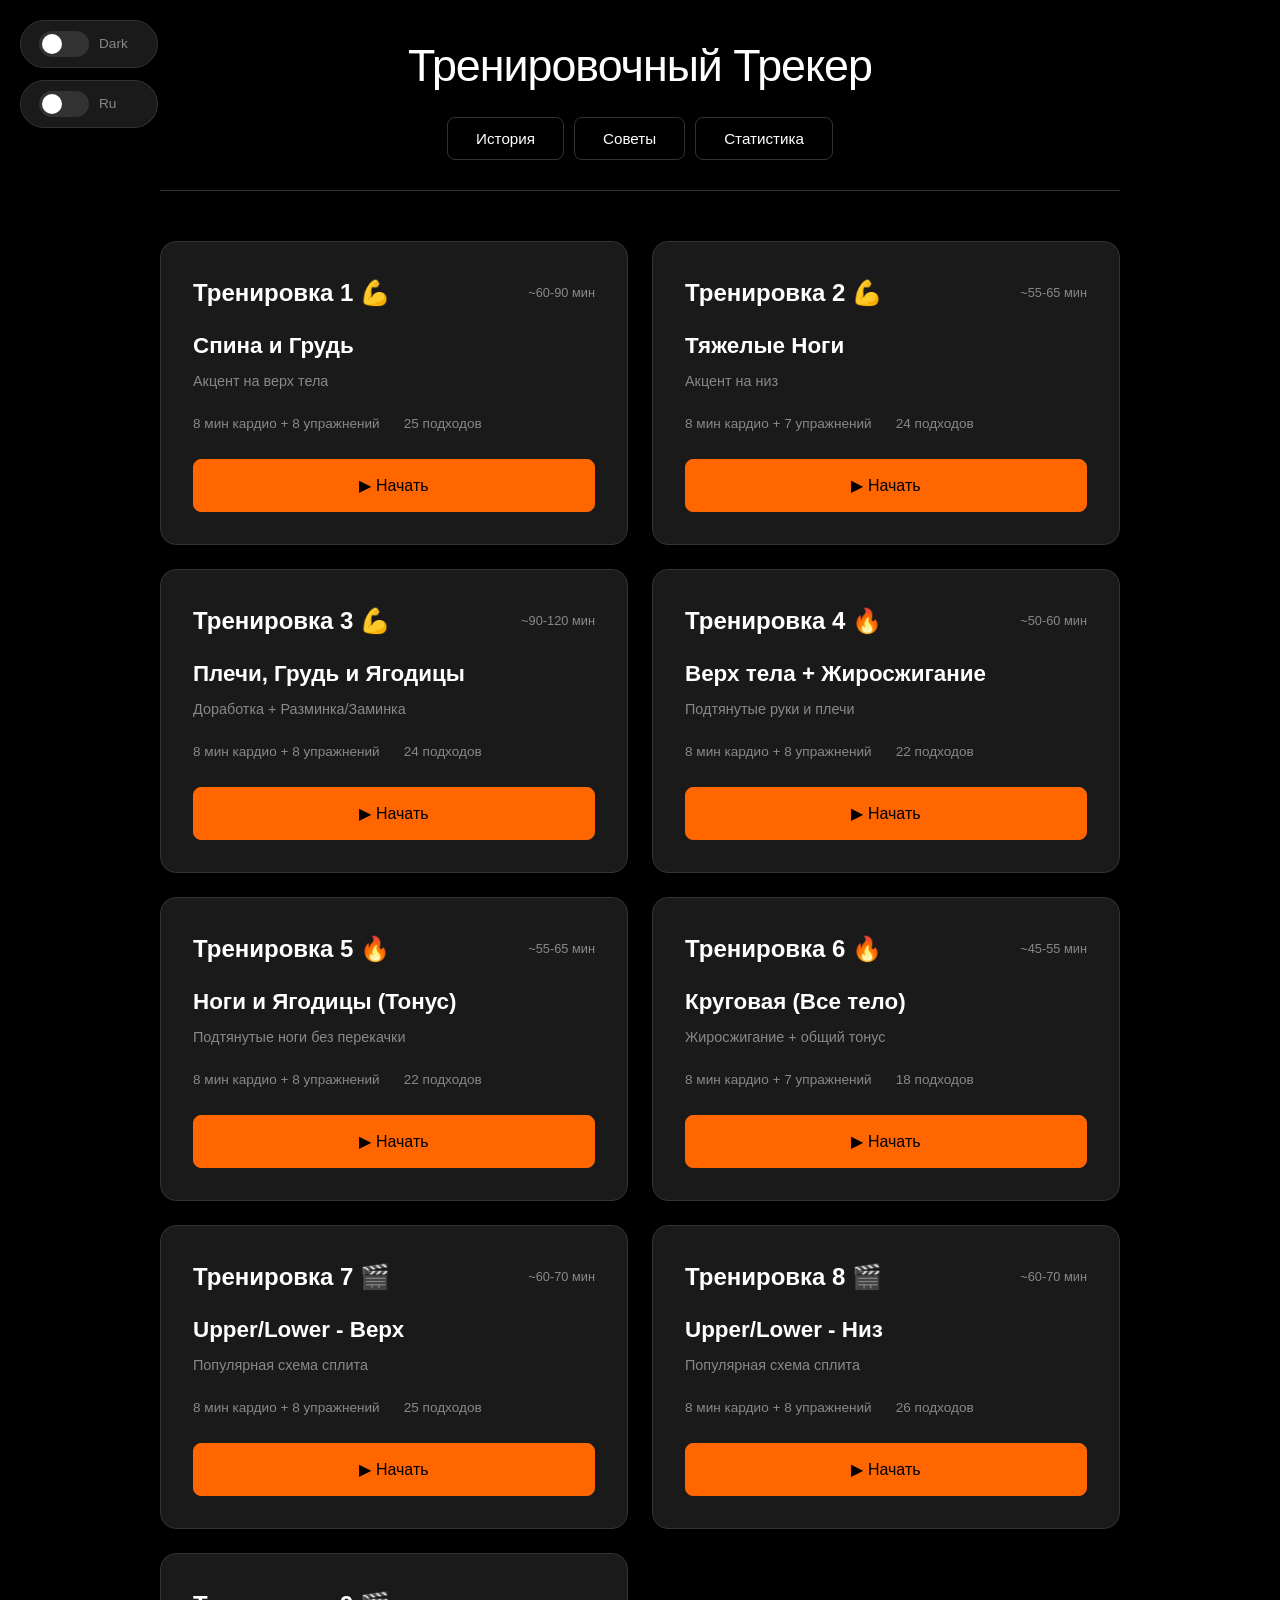
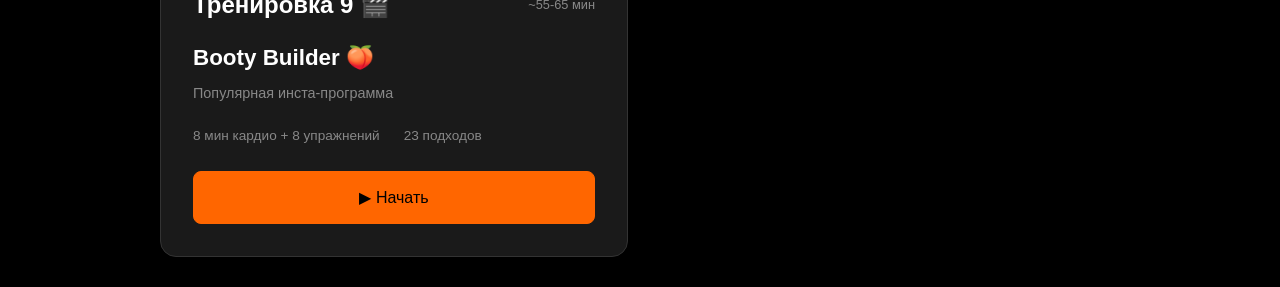
<file: index.html>
<!DOCTYPE html>
<html lang="ru">
<head>
    <meta charset="UTF-8">
    <meta name="viewport" content="width=device-width, initial-scale=1.0">
    <meta name="description" content="Трекер тренировок в зале с 9 программами">
    <meta name="theme-color" content="#ff6600">
    <title>Мой Тренировочный Трекер</title>

    <!-- PWA Manifest -->
    <link rel="manifest" href="manifest.json">

    <!-- Icons -->
    <link rel="icon" type="image/png" sizes="192x192" href="icon-192.png">
    <link rel="icon" type="image/png" sizes="512x512" href="icon-512.png">
    <link rel="apple-touch-icon" href="icon-192.png">

    <link rel="stylesheet" href="styles.css">
</head>
<body>
    <!-- Theme and Language toggles -->
    <div class="toggles-container">
        <!-- Theme toggle -->
        <div class="toggle-group">
            <label class="toggle-switch">
                <input type="checkbox" id="themeToggle">
                <span class="toggle-slider"></span>
            </label>
            <span class="toggle-label" id="themeLabel">Dark</span>
        </div>

        <!-- Language toggle -->
        <div class="toggle-group">
            <label class="toggle-switch">
                <input type="checkbox" id="languageToggle">
                <span class="toggle-slider"></span>
            </label>
            <span class="toggle-label" id="languageLabel">Ru</span>
        </div>
    </div>

    <div class="container">
        <header>
            <h1 id="mainTitle" class="main-title-clickable">Тренировочный Трекер</h1>
            <div class="header-buttons">
                <button id="historyBtn" class="btn btn-secondary">История</button>
                <button id="adviceBtn" class="btn btn-secondary">Советы</button>
                <button id="statsBtn" class="btn btn-secondary">Статистика</button>
            </div>
        </header>

        <!-- Главный экран выбора тренировки -->
        <div id="mainScreen" class="screen active">
            <div class="workout-cards">
                <div class="workout-card" data-workout="1">
                    <div class="workout-header">
                        <h2>💪 Тренировка 1</h2>
                        <span class="workout-badge">~60-90 мин</span>
                    </div>
                    <h3>Спина и Грудь</h3>
                    <p>Акцент на верх тела</p>
                    <div class="workout-info">
                        <span>8 мин кардио + 7 упражнений</span>
                        <span>23 подхода</span>
                    </div>
                    <button class="btn btn-primary start-btn" data-workout="1">Начать</button>
                </div>

                <div class="workout-card" data-workout="2">
                    <div class="workout-header">
                        <h2>💪 Тренировка 2</h2>
                        <span class="workout-badge">~55-65 мин</span>
                    </div>
                    <h3>Тяжелые Ноги</h3>
                    <p>Акцент на низ</p>
                    <div class="workout-info">
                        <span>8 мин кардио + 6 упражнений</span>
                        <span>21 подход</span>
                    </div>
                    <button class="btn btn-primary start-btn" data-workout="2">Начать</button>
                </div>

                <div class="workout-card" data-workout="3">
                    <div class="workout-header">
                        <h2>💪 Тренировка 3</h2>
                        <span class="workout-badge">~90-120 мин</span>
                    </div>
                    <h3>Плечи, Грудь и Ягодицы</h3>
                    <p>Доработка (длинная тренировка)</p>
                    <div class="workout-info">
                        <span>8 мин кардио + 7 упражнений</span>
                        <span>22 подхода</span>
                    </div>
                    <button class="btn btn-primary start-btn" data-workout="3">Начать</button>
                </div>

                <div class="workout-card" data-workout="4">
                    <div class="workout-header">
                        <h2>🔥 Тренировка 4</h2>
                        <span class="workout-badge">~50-60 мин</span>
                    </div>
                    <h3>Верх + Жиросжигание</h3>
                    <p>Подтянутые руки и плечи</p>
                    <div class="workout-info">
                        <span>8 мин кардио + 7 упражнений</span>
                        <span>20 подходов + интервалы</span>
                    </div>
                    <button class="btn btn-primary start-btn" data-workout="4">Начать</button>
                </div>

                <div class="workout-card" data-workout="5">
                    <div class="workout-header">
                        <h2>🔥 Тренировка 5</h2>
                        <span class="workout-badge">~55-65 мин</span>
                    </div>
                    <h3>Ноги и Ягодицы (Тонус)</h3>
                    <p>Подтянутые ноги без перекачки</p>
                    <div class="workout-info">
                        <span>8 мин кардио + 7 упражнений</span>
                        <span>20 подходов + интервалы</span>
                    </div>
                    <button class="btn btn-primary start-btn" data-workout="5">Начать</button>
                </div>

                <div class="workout-card" data-workout="6">
                    <div class="workout-header">
                        <h2>🔥 Тренировка 6</h2>
                        <span class="workout-badge">~45-55 мин</span>
                    </div>
                    <h3>Круговая (Все тело)</h3>
                    <p>Жиросжигание + общий тонус</p>
                    <div class="workout-info">
                        <span>8 мин кардио + 5 упражнений × 3 круга</span>
                        <span>15 подходов + 10 мин кардио</span>
                    </div>
                    <button class="btn btn-primary start-btn" data-workout="6">Начать</button>
                </div>

                <div class="workout-card" data-workout="7">
                    <div class="workout-header">
                        <h2>🎬 Тренировка 7</h2>
                        <span class="workout-badge">~60-70 мин</span>
                    </div>
                    <h3>Upper/Lower - Верх</h3>
                    <p>Популярная схема сплита</p>
                    <div class="workout-info">
                        <span>8 мин кардио + 7 упражнений</span>
                        <span>23 подхода</span>
                    </div>
                    <button class="btn btn-primary start-btn" data-workout="7">Начать</button>
                </div>

                <div class="workout-card" data-workout="8">
                    <div class="workout-header">
                        <h2>🎬 Тренировка 8</h2>
                        <span class="workout-badge">~60-70 мин</span>
                    </div>
                    <h3>Upper/Lower - Низ</h3>
                    <p>Популярная схема сплита</p>
                    <div class="workout-info">
                        <span>8 мин кардио + 7 упражнений</span>
                        <span>24 подхода</span>
                    </div>
                    <button class="btn btn-primary start-btn" data-workout="8">Начать</button>
                </div>

                <div class="workout-card" data-workout="9">
                    <div class="workout-header">
                        <h2>🎬 Тренировка 9</h2>
                        <span class="workout-badge">~55-65 мин</span>
                    </div>
                    <h3>Booty Builder 🍑</h3>
                    <p>Популярная инста-программа</p>
                    <div class="workout-info">
                        <span>8 мин кардио + 7 упражнений</span>
                        <span>21 подход + 10 мин ходьба</span>
                    </div>
                    <button class="btn btn-primary start-btn" data-workout="9">Начать</button>
                </div>
            </div>
        </div>

        <!-- Экран тренировки -->
        <div id="workoutScreen" class="screen">
            <div class="workout-controls">
                <button id="backBtn" class="btn btn-secondary">← Назад</button>
                <div class="timer-display">
                    <div class="main-timer">
                        <span class="timer-label">Общее время:</span>
                        <span id="mainTimer">00:00:00</span>
                    </div>
                </div>
                <button id="finishBtn" class="btn btn-success">✓ Завершить</button>
            </div>

            <!-- Список упражнений -->
            <div id="exercisesList" class="exercises-list"></div>

            <!-- Таймер отдыха -->
            <div id="restTimer" class="rest-timer">
                <div class="rest-content">
                    <h3>⏱️ Отдых</h3>
                    <div class="rest-time" id="restTime">00:60</div>
                    <div class="rest-buttons">
                        <button id="restAddBtn" class="btn btn-secondary">+15 сек</button>
                        <button id="restStopBtn" class="btn btn-primary">Готов!</button>
                    </div>
                </div>
            </div>
        </div>

        <!-- Экран истории -->
        <div id="historyScreen" class="screen">
            <div class="screen-header">
                <button class="btn btn-secondary back-to-main">← Назад</button>
                <h2>История тренировок</h2>
                <button id="clearHistoryBtn" class="btn btn-danger">Очистить</button>
            </div>
            <div id="historyList" class="history-list"></div>
        </div>

        <!-- Экран советов -->
        <div id="adviceScreen" class="screen">
            <div class="screen-header">
                <button class="btn btn-secondary back-to-main">← Назад</button>
                <h2>Советы и рекомендации</h2>
            </div>
            <div class="advice-content">
                <div class="advice-section">
                    <h3>🎯 Почему нет визуальных результатов?</h3>
                    <div class="advice-card">
                        <h4>1. Питание - это 70% успеха</h4>
                        <ul>
                            <li><strong>Белок:</strong> 1.6-2.2 г на кг веса тела в день</li>
                            <li><strong>Калории:</strong> профицит +200-300 ккал для набора массы</li>
                            <li><strong>Отслеживание:</strong> веди дневник питания хотя бы неделю</li>
                        </ul>
                    </div>

                    <div class="advice-card">
                        <h4>2. Прогрессия нагрузок ⚡ КЛЮЧ К РЕЗУЛЬТАТАМ!</h4>
                        <ul>
                            <li><strong>Когда увеличивать вес:</strong> если делаешь все подходы с верхним пределом повторений легко</li>
                            <li><strong>Пример:</strong> делаешь 4 подхода по 10 раз, последний подход легко → увеличь вес</li>
                            <li><strong>Приложение подскажет:</strong> индикатор "Пора увеличить вес" появится автоматически!</li>
                            <li><strong>Изоляция (бицепс, дельты):</strong> +2.5 кг</li>
                            <li><strong>Компаунды верх (жимы, тяги):</strong> +2.5-5 кг</li>
                            <li><strong>Ноги (приседания, жим ногами):</strong> +5-10 кг</li>
                            <li><strong>НЕ жертвуй техникой ради веса!</strong> Лучше меньше вес с правильной техникой</li>
                        </ul>
                    </div>

                    <div class="advice-card warning">
                        <h4>📊 Как использовать трекер весов в приложении:</h4>
                        <ul>
                            <li><strong>1.</strong> Во время тренировки вводи фактическое количество повторений в каждом подходе</li>
                            <li><strong>2.</strong> Когда сделаешь все подходы с максимальным количеством повторений, увидишь: <br><em>"🎉 Отлично! Пора увеличить вес на +X кг"</em></li>
                            <li><strong>3.</strong> Нажми кнопку "⚙️ Вес" рядом с упражнением и введи новый вес</li>
                            <li><strong>4.</strong> Все веса сохраняются автоматически - не потеряешь прогресс!</li>
                        </ul>
                    </div>

                    <div class="advice-card">
                        <h4>3. Разминка и заминка ВАЖНЫ!</h4>
                        <ul>
                            <li><strong>Разминка:</strong> 8 мин кардио ✅ (уже включено в каждую тренировку)</li>
                            <li><strong>Дополнительно:</strong> можешь добавить 2-3 мин динамической растяжки</li>
                            <li><strong>Заминка:</strong> 5-10 мин растяжки работающих мышц</li>
                            <li>Это предотвращает травмы и улучшает восстановление</li>
                        </ul>
                    </div>

                    <div class="advice-card">
                        <h4>4. Восстановление</h4>
                        <ul>
                            <li><strong>Сон:</strong> 7-9 часов каждую ночь</li>
                            <li><strong>Отдых:</strong> минимум 48 часов между тренировками одной группы мышц</li>
                            <li><strong>Вода:</strong> 2-3 литра в день</li>
                        </ul>
                    </div>

                    <div class="advice-card">
                        <h4>5. Техника выполнения</h4>
                        <ul>
                            <li>Медленная негативная фаза (опускание веса)</li>
                            <li>Полная амплитуда движения</li>
                            <li>Контроль веса, не рывки</li>
                            <li>Связь мозг-мышца (чувствуй работающую мышцу)</li>
                        </ul>
                    </div>

                    <div class="advice-card">
                        <h4>6. Опциональные упражнения</h4>
                        <ul>
                            <li><strong>Кор:</strong> планки и пресс нужны для стабилизации</li>
                            <li>Делай их хотя бы 2 раза в неделю</li>
                            <li>Сильный кор = больше силы в базовых упражнениях</li>
                        </ul>
                    </div>
                </div>

                <div class="advice-section">
                    <h3>📝 Рекомендации по твоей программе</h3>
                    <div class="advice-card warning">
                        <h4>⚠️ Что стоит изменить:</h4>
                        <ul>
                            <li><strong>✅ Кардио разминка:</strong> уже включено в каждую тренировку (8 мин)</li>
                            <li><strong>Добавь заминку:</strong> 5-10 мин растяжки в конце тренировки</li>
                            <li><strong>Делай опциональные упражнения:</strong> особенно кор</li>
                            <li><strong>Отслеживай прогресс:</strong> записывай веса и повторения</li>
                            <li><strong>Фотографируй себя:</strong> каждые 2 недели в одном ракурсе</li>
                        </ul>
                    </div>
                </div>

                <div class="advice-section">
                    <h3>🔥 Новые тренировки 4-6: Тонус и жиросжигание</h3>

                    <div class="advice-card" style="border-color: #FF6B9D; background: rgba(255, 107, 157, 0.05);">
                        <h4 style="color: #FF6B9D;">Для кого эти тренировки?</h4>
                        <ul>
                            <li>✅ Хочешь подтянутое тело (не массивное)</li>
                            <li>✅ Нужно убрать живот</li>
                            <li>✅ Хочешь красивые руки и ноги</li>
                            <li>✅ Любишь тренажеры, не любишь работать на коврике</li>
                            <li>✅ Предпочитаешь короткие тренировки (45-60 мин)</li>
                        </ul>
                    </div>

                    <div class="advice-card">
                        <h4>Тренировка 4: Верх + Жиросжигание</h4>
                        <ul>
                            <li><strong>Акцент:</strong> Подтянутые руки (особенно трицепс - задняя часть рук)</li>
                            <li><strong>Особенности:</strong> 4 подхода на трицепс по 15 повторений</li>
                            <li><strong>Кардио:</strong> 5 мин интервалы (30 сек быстро / 30 сек медленно)</li>
                            <li><strong>Упражнения на пресс:</strong> скручивания на блоке</li>
                        </ul>
                    </div>

                    <div class="advice-card">
                        <h4>Тренировка 5: Ноги и Ягодицы (Тонус)</h4>
                        <ul>
                            <li><strong>Акцент:</strong> Подтянутые ноги и ягодицы БЕЗ перекачки</li>
                            <li><strong>Особенности:</strong> Легкие веса, 15-20 повторений</li>
                            <li><strong>Изоляция:</strong> Отведение/сведение ног для формы</li>
                            <li><strong>Кардио:</strong> 5 мин степпер интервалы</li>
                        </ul>
                    </div>

                    <div class="advice-card">
                        <h4>Тренировка 6: Круговая (Всё тело)</h4>
                        <ul>
                            <li><strong>Формат:</strong> 3 круга без отдыха между упражнениями!</li>
                            <li><strong>Эффект:</strong> Максимальное жиросжигание</li>
                            <li><strong>Время:</strong> Самая быстрая - 45-55 минут</li>
                            <li><strong>Кардио:</strong> 10 минут в конце</li>
                            <li><strong>Важно:</strong> Не гонись за весами, важнее темп!</li>
                        </ul>
                    </div>

                    <div class="advice-card warning">
                        <h4>⚠️ ВАЖНО: Про живот</h4>
                        <ul>
                            <li><strong>Локального жиросжигания НЕ существует!</strong></li>
                            <li>Упражнения на пресс НЕ убирают живот</li>
                            <li>Убрать живот = дефицит калорий + кардио + время</li>
                            <li>Упражнения на пресс = укрепление кора (осанка, сила)</li>
                            <li><strong>Формула:</strong> Питание (70%) + Кардио (20%) + Силовые (10%)</li>
                        </ul>
                    </div>

                    <div class="advice-card" style="border-color: #FF6B9D;">
                        <h4 style="color: #FF6B9D;">Питание для тренировок 4-6:</h4>
                        <ul>
                            <li><strong>Белок:</strong> 1.8-2.2 г на кг веса (для сохранения мышц)</li>
                            <li><strong>Калории:</strong> дефицит -300-500 ккал</li>
                            <li><strong>Не спеши:</strong> -0.5 кг в неделю = идеально</li>
                            <li><strong>Результат:</strong> Через 8-12 недель увидишь изменения</li>
                        </ul>
                    </div>

                    <div class="advice-card">
                        <h4>Можно ли совмещать программы?</h4>
                        <p style="margin-bottom: 10px;">✅ Да! Примеры:</p>
                        <ul>
                            <li><strong>Вариант 1:</strong> Пн - Тренировка 1, Ср - Тренировка 5, Пт - Тренировка 6</li>
                            <li><strong>Вариант 2:</strong> Чередуй недели (неделя 1-3, неделя 4-6)</li>
                            <li><strong>Вариант 3:</strong> Верх из 1-3, низ из 4-6</li>
                        </ul>
                    </div>
                </div>

                <div class="advice-section">
                    <h3>🔢 Калькулятор калорий</h3>
                    <div class="calculator">
                        <div class="calc-inputs">
                            <label>
                                Вес (кг):
                                <input type="number" id="weightInput" placeholder="70">
                            </label>
                            <label>
                                Рост (см):
                                <input type="number" id="heightInput" placeholder="175">
                            </label>
                            <label>
                                Возраст:
                                <input type="number" id="ageInput" placeholder="25">
                            </label>
                            <label>
                                Пол:
                                <select id="genderInput">
                                    <option value="male">Мужчина</option>
                                    <option value="female">Женщина</option>
                                </select>
                            </label>
                        </div>
                        <button id="calculateBtn" class="btn btn-primary">Рассчитать</button>
                        <div id="calcResult" class="calc-result"></div>
                    </div>
                </div>
            </div>
        </div>

        <!-- Экран статистики -->
        <div id="statsScreen" class="screen">
            <div class="screen-header">
                <button class="btn btn-secondary back-to-main">← Назад</button>
                <h2>Статистика</h2>
            </div>
            <div id="statsContent" class="stats-content"></div>
        </div>

    </div>

    <!-- Workout Summary Screen -->
    <div id="summaryScreen" class="screen">
        <div class="summary-container-new">
            <div class="summary-header-new">
                <div class="summary-header-title">МОЯ ТРЕНИРОВКА</div>
                <div class="summary-header-subtitle" id="summaryWorkoutName">Спина и Грудь</div>
            </div>

            <div class="summary-grid">
                <div class="summary-card">
                    <div class="summary-card-icon">⏱️</div>
                    <div class="summary-card-value" id="summaryTime">45:23</div>
                    <div class="summary-card-label">время</div>
                </div>

                <div class="summary-card">
                    <div class="summary-card-icon">💪</div>
                    <div class="summary-card-value" id="summarySets">24</div>
                    <div class="summary-card-label">подходов</div>
                </div>

                <div class="summary-card summary-card-highlight">
                    <div class="summary-card-icon">🏋️</div>
                    <div class="summary-card-value" id="summaryWeight">2,450 кг</div>
                    <div class="summary-card-label">поднято</div>
                </div>
            </div>

            <div class="summary-footer">
                <button class="btn btn-primary summary-close-new" id="summaryCloseBtn">Готово</button>
            </div>
        </div>
    </div>

    <script src="script.js"></script>

    <!-- PWA Service Worker -->
    <script>
        if ('serviceWorker' in navigator) {
            window.addEventListener('load', () => {
                navigator.serviceWorker.register('./service-worker.js')
                    .then(registration => {
                        console.log('Service Worker registered:', registration.scope);
                    })
                    .catch(error => {
                        console.log('Service Worker registration failed:', error);
                    });
            });
        }
    </script>
</body>
</html>
</file>
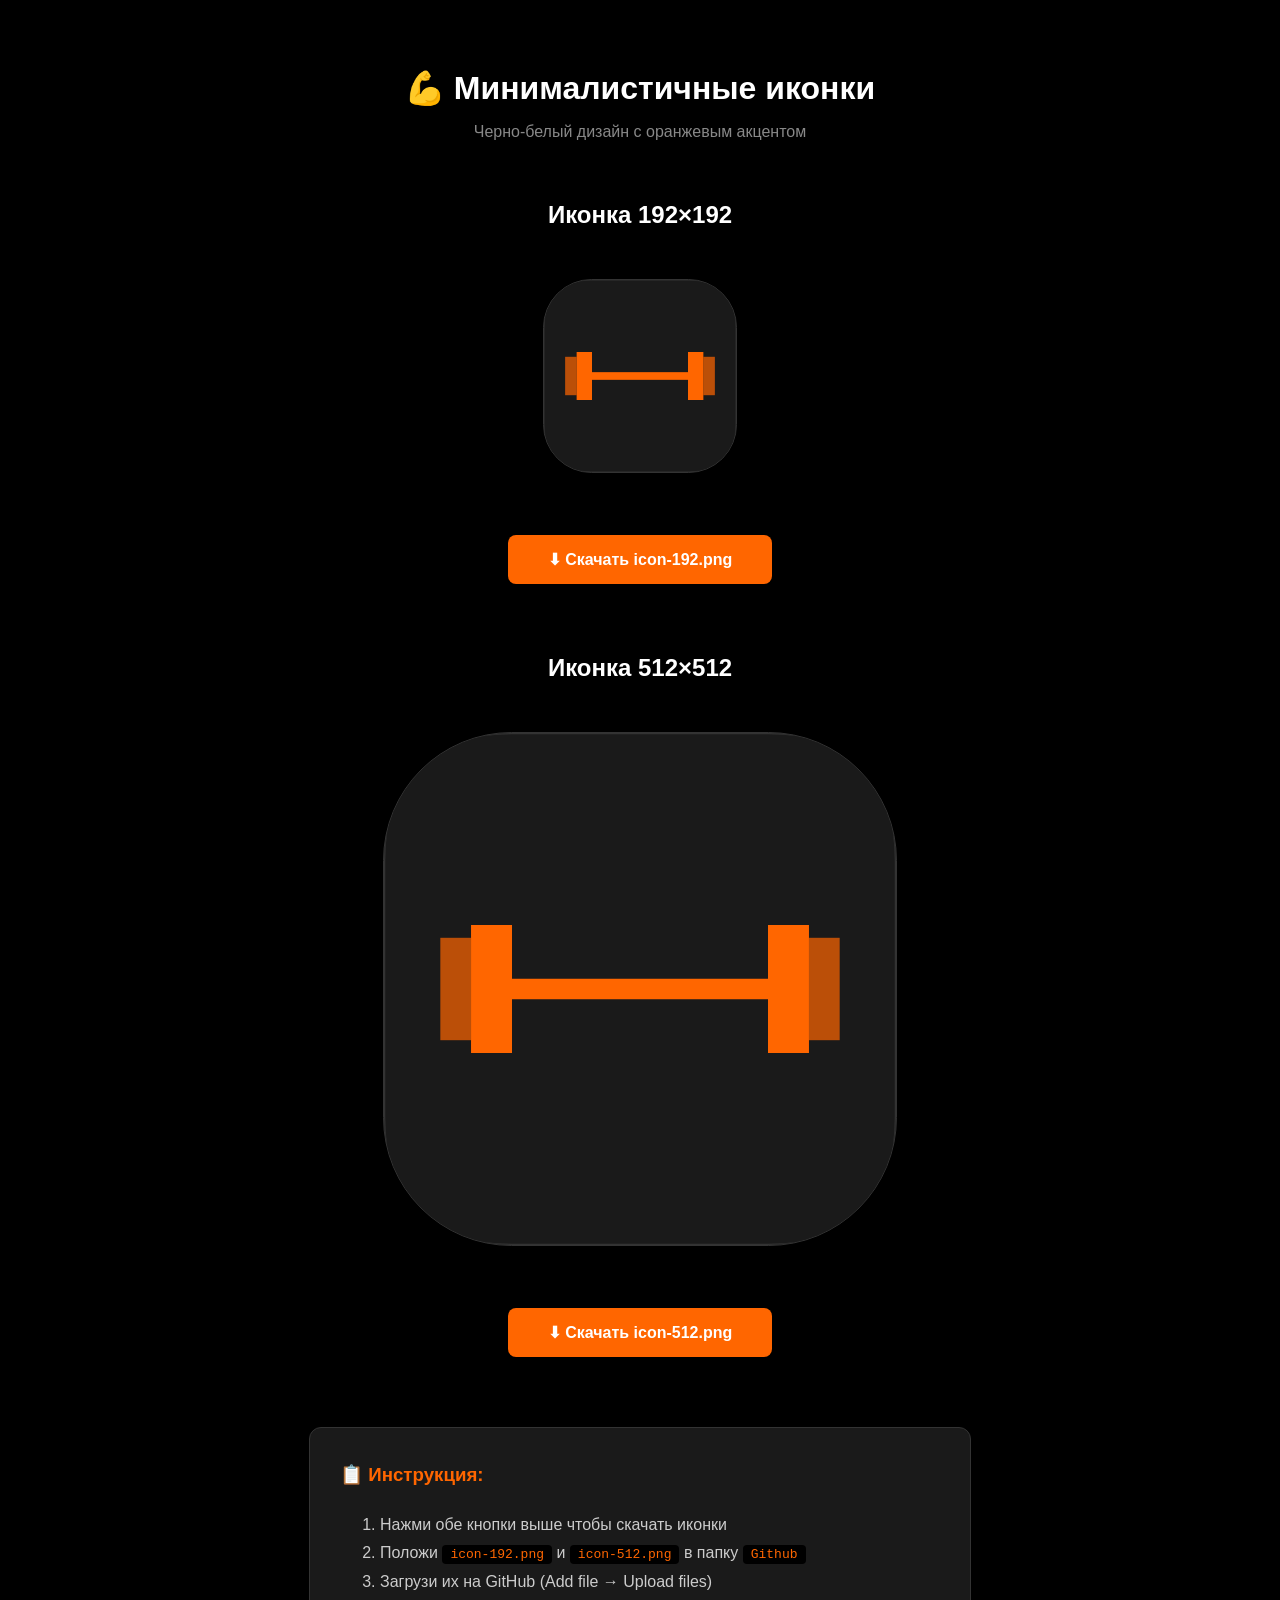
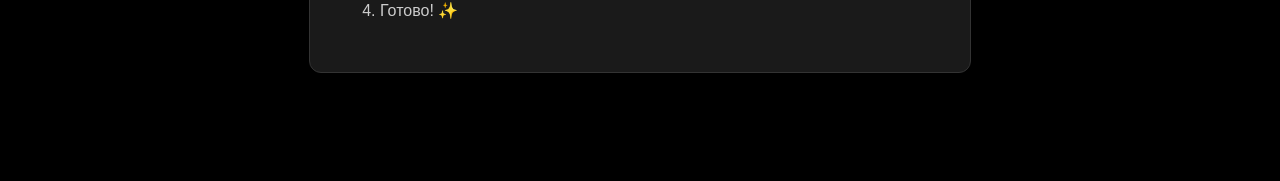
<file: generate-icons.html>
<!DOCTYPE html>
<html>
<head>
    <meta charset="UTF-8">
    <title>Генератор минималистичных иконок</title>
    <style>
        body {
            font-family: -apple-system, BlinkMacSystemFont, 'Segoe UI', sans-serif;
            padding: 40px;
            background: #000;
            color: white;
            text-align: center;
        }
        h1 {
            font-weight: 600;
            margin-bottom: 10px;
        }
        .subtitle {
            color: #888;
            margin-bottom: 50px;
        }
        .icon-preview {
            margin: 30px auto;
            background: #1a1a1a;
            border-radius: 25%;
            display: inline-flex;
            align-items: center;
            justify-content: center;
            box-shadow: 0 10px 40px rgba(0, 0, 0, 0.5);
            border: 1px solid #333;
        }
        .icon-192 {
            width: 192px;
            height: 192px;
        }
        .icon-512 {
            width: 512px;
            height: 512px;
        }
        button {
            background: #ff6600;
            color: white;
            border: none;
            padding: 15px 40px;
            font-size: 16px;
            font-weight: 600;
            border-radius: 8px;
            cursor: pointer;
            margin: 10px;
            transition: all 0.3s;
        }
        button:hover {
            background: #ff7700;
            transform: translateY(-2px);
            box-shadow: 0 8px 20px rgba(255, 102, 0, 0.4);
        }
        .instructions {
            max-width: 600px;
            margin: 60px auto;
            text-align: left;
            line-height: 1.8;
            color: #ccc;
            background: #1a1a1a;
            padding: 30px;
            border-radius: 12px;
            border: 1px solid #333;
        }
        .instructions h3 {
            color: #ff6600;
            margin-top: 0;
        }
        code {
            background: #000;
            padding: 2px 8px;
            border-radius: 4px;
            color: #ff6600;
        }
        canvas {
            display: block;
            margin: 0 auto;
        }
        .section {
            margin: 60px 0;
        }
    </style>
</head>
<body>
    <h1>💪 Минималистичные иконки</h1>
    <p class="subtitle">Черно-белый дизайн с оранжевым акцентом</p>

    <div class="section">
        <h2>Иконка 192×192</h2>
        <canvas id="canvas192" class="icon-preview icon-192" width="192" height="192"></canvas>
        <br><br>
        <button onclick="downloadIcon(192)">⬇ Скачать icon-192.png</button>
    </div>

    <div class="section">
        <h2>Иконка 512×512</h2>
        <canvas id="canvas512" class="icon-preview icon-512" width="512" height="512"></canvas>
        <br><br>
        <button onclick="downloadIcon(512)">⬇ Скачать icon-512.png</button>
    </div>

    <div class="instructions">
        <h3>📋 Инструкция:</h3>
        <ol>
            <li>Нажми обе кнопки выше чтобы скачать иконки</li>
            <li>Положи <code>icon-192.png</code> и <code>icon-512.png</code> в папку <code>Github</code></li>
            <li>Загрузи их на GitHub (Add file → Upload files)</li>
            <li>Готово! ✨</li>
        </ol>
    </div>

    <script>
        // Рисуем иконки при загрузке
        window.onload = function() {
            drawIcon(192);
            drawIcon(512);
        };

        function drawIcon(size) {
            const canvas = document.getElementById('canvas' + size);
            const ctx = canvas.getContext('2d');

            // Фон - чёрный
            ctx.fillStyle = '#1a1a1a';

            // Закругленные углы
            const radius = size * 0.25;
            ctx.beginPath();
            ctx.moveTo(radius, 0);
            ctx.lineTo(size - radius, 0);
            ctx.quadraticCurveTo(size, 0, size, radius);
            ctx.lineTo(size, size - radius);
            ctx.quadraticCurveTo(size, size, size - radius, size);
            ctx.lineTo(radius, size);
            ctx.quadraticCurveTo(0, size, 0, size - radius);
            ctx.lineTo(0, radius);
            ctx.quadraticCurveTo(0, 0, radius, 0);
            ctx.closePath();
            ctx.fill();

            // Тонкая граница
            ctx.strokeStyle = '#333';
            ctx.lineWidth = size * 0.005;
            ctx.stroke();

            // Рисуем минималистичную гантель
            const centerX = size / 2;
            const centerY = size / 2;
            const barWidth = size * 0.5;
            const barHeight = size * 0.04;
            const plateWidth = size * 0.08;
            const plateHeight = size * 0.25;

            ctx.fillStyle = '#ff6600'; // Оранжевый

            // Гриф (центр)
            ctx.fillRect(
                centerX - barWidth / 2,
                centerY - barHeight / 2,
                barWidth,
                barHeight
            );

            // Левый блин
            ctx.fillRect(
                centerX - barWidth / 2 - plateWidth,
                centerY - plateHeight / 2,
                plateWidth,
                plateHeight
            );

            // Правый блин
            ctx.fillRect(
                centerX + barWidth / 2,
                centerY - plateHeight / 2,
                plateWidth,
                plateHeight
            );

            // Дополнительные блины (меньше)
            const smallPlateWidth = size * 0.06;
            const smallPlateHeight = size * 0.2;

            ctx.globalAlpha = 0.7;

            // Левый маленький
            ctx.fillRect(
                centerX - barWidth / 2 - plateWidth - smallPlateWidth,
                centerY - smallPlateHeight / 2,
                smallPlateWidth,
                smallPlateHeight
            );

            // Правый маленький
            ctx.fillRect(
                centerX + barWidth / 2 + plateWidth,
                centerY - smallPlateHeight / 2,
                smallPlateWidth,
                smallPlateHeight
            );

            ctx.globalAlpha = 1.0;
        }

        function downloadIcon(size) {
            const canvas = document.getElementById('canvas' + size);

            canvas.toBlob(blob => {
                const url = URL.createObjectURL(blob);
                const a = document.createElement('a');
                a.href = url;
                a.download = `icon-${size}.png`;
                a.click();
                URL.revokeObjectURL(url);
            });
        }
    </script>
</body>
</html>
</file>
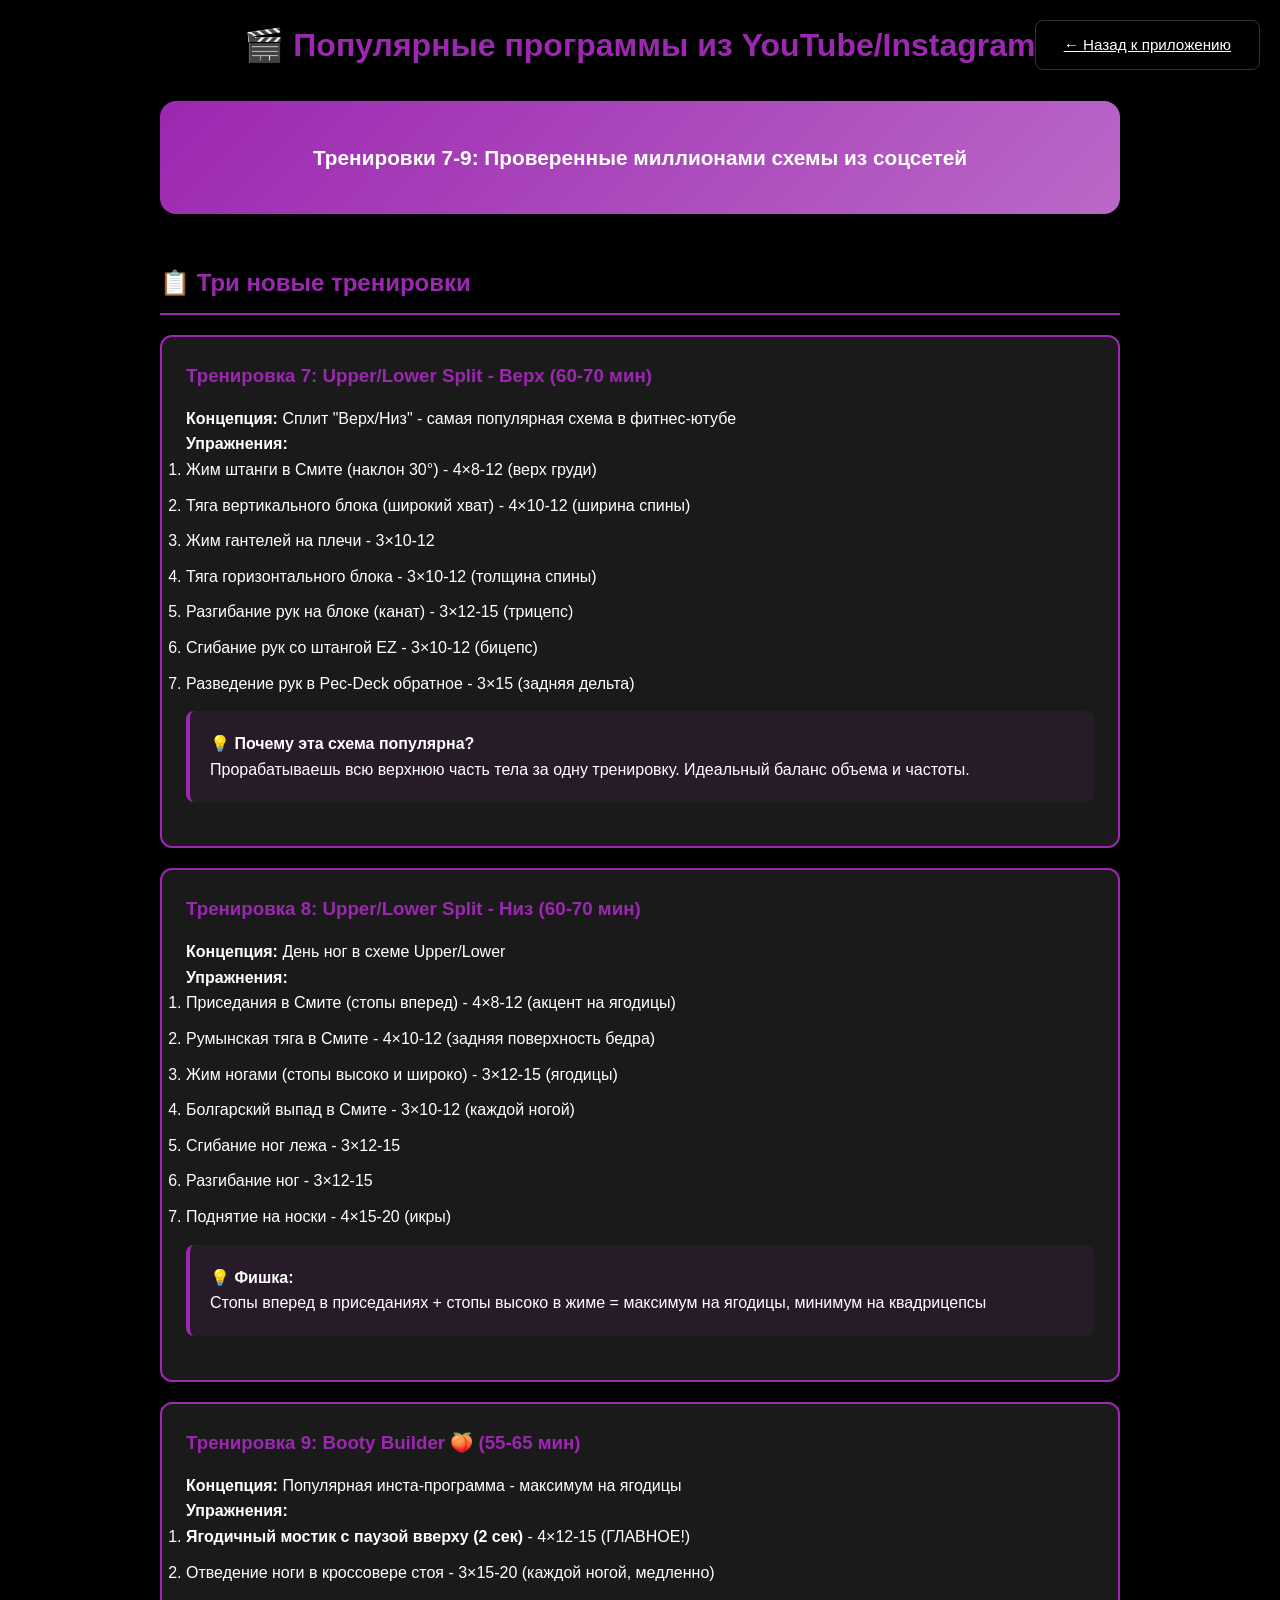
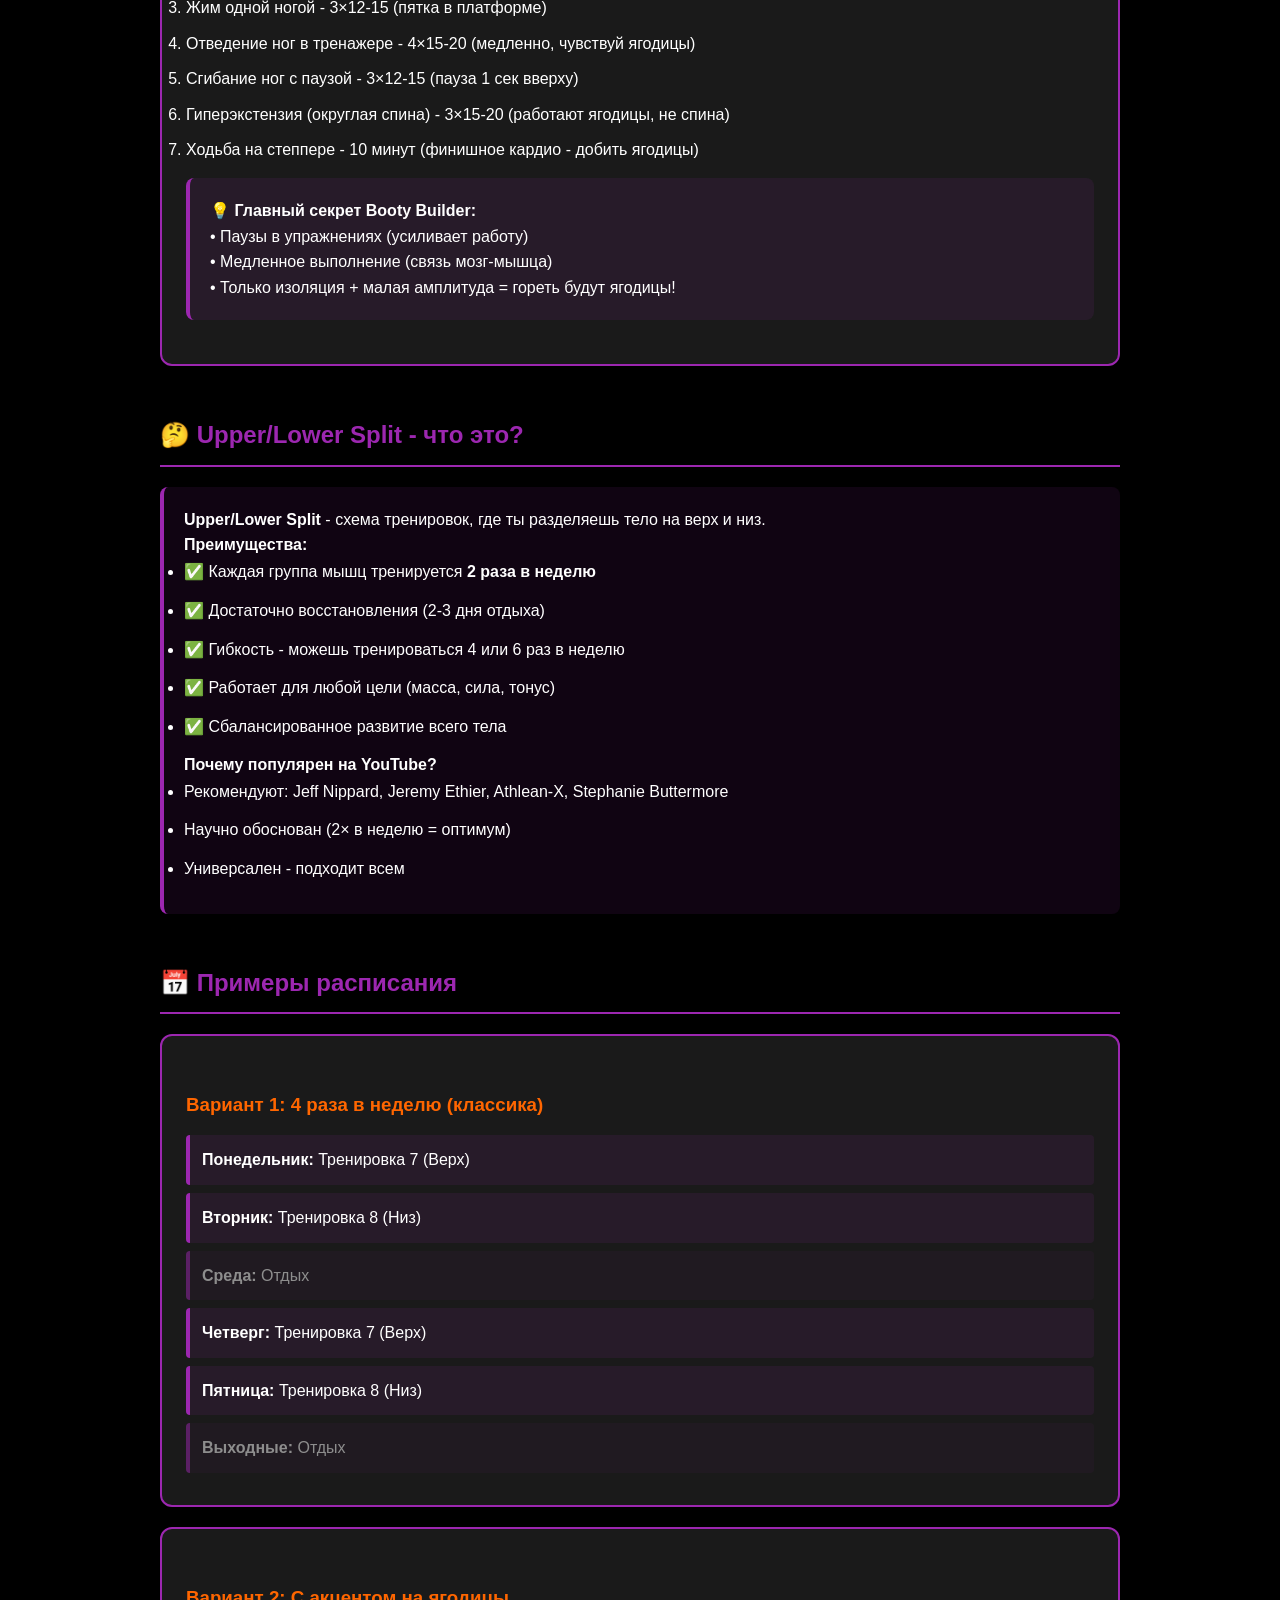
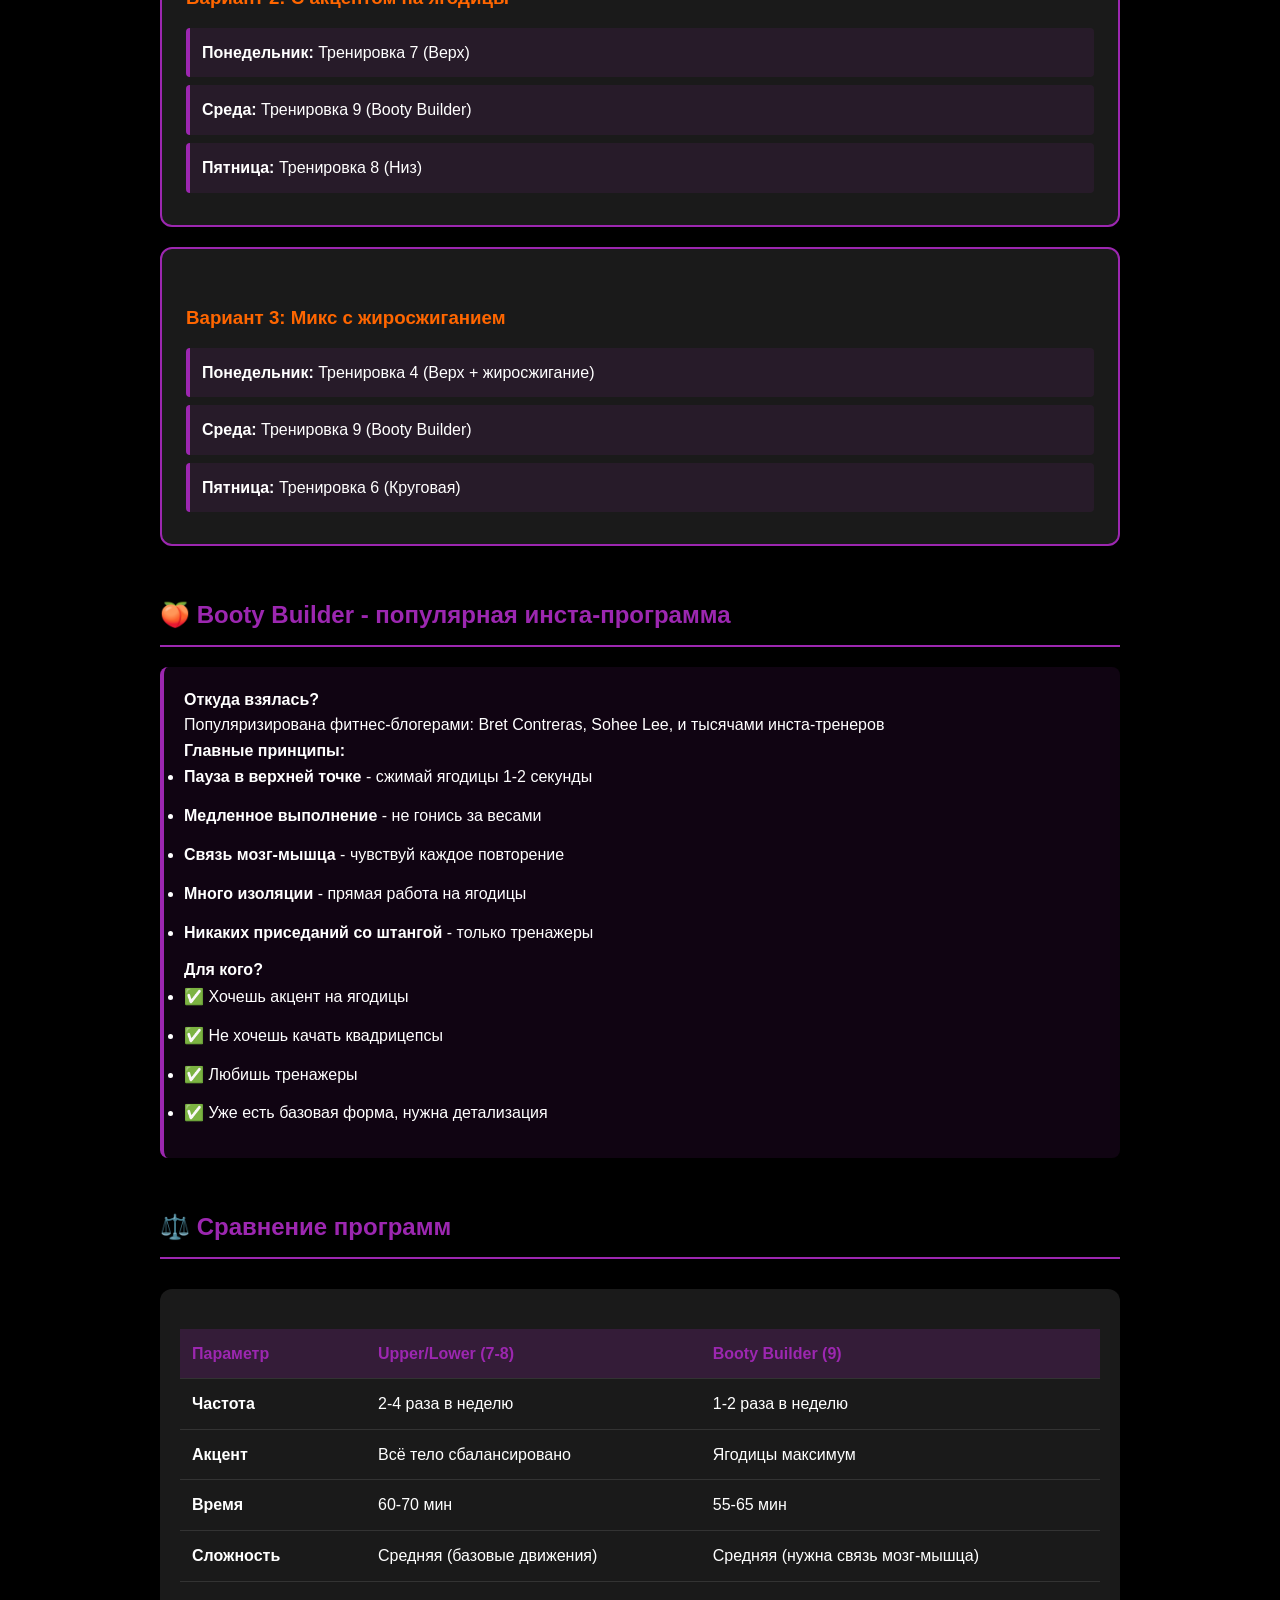
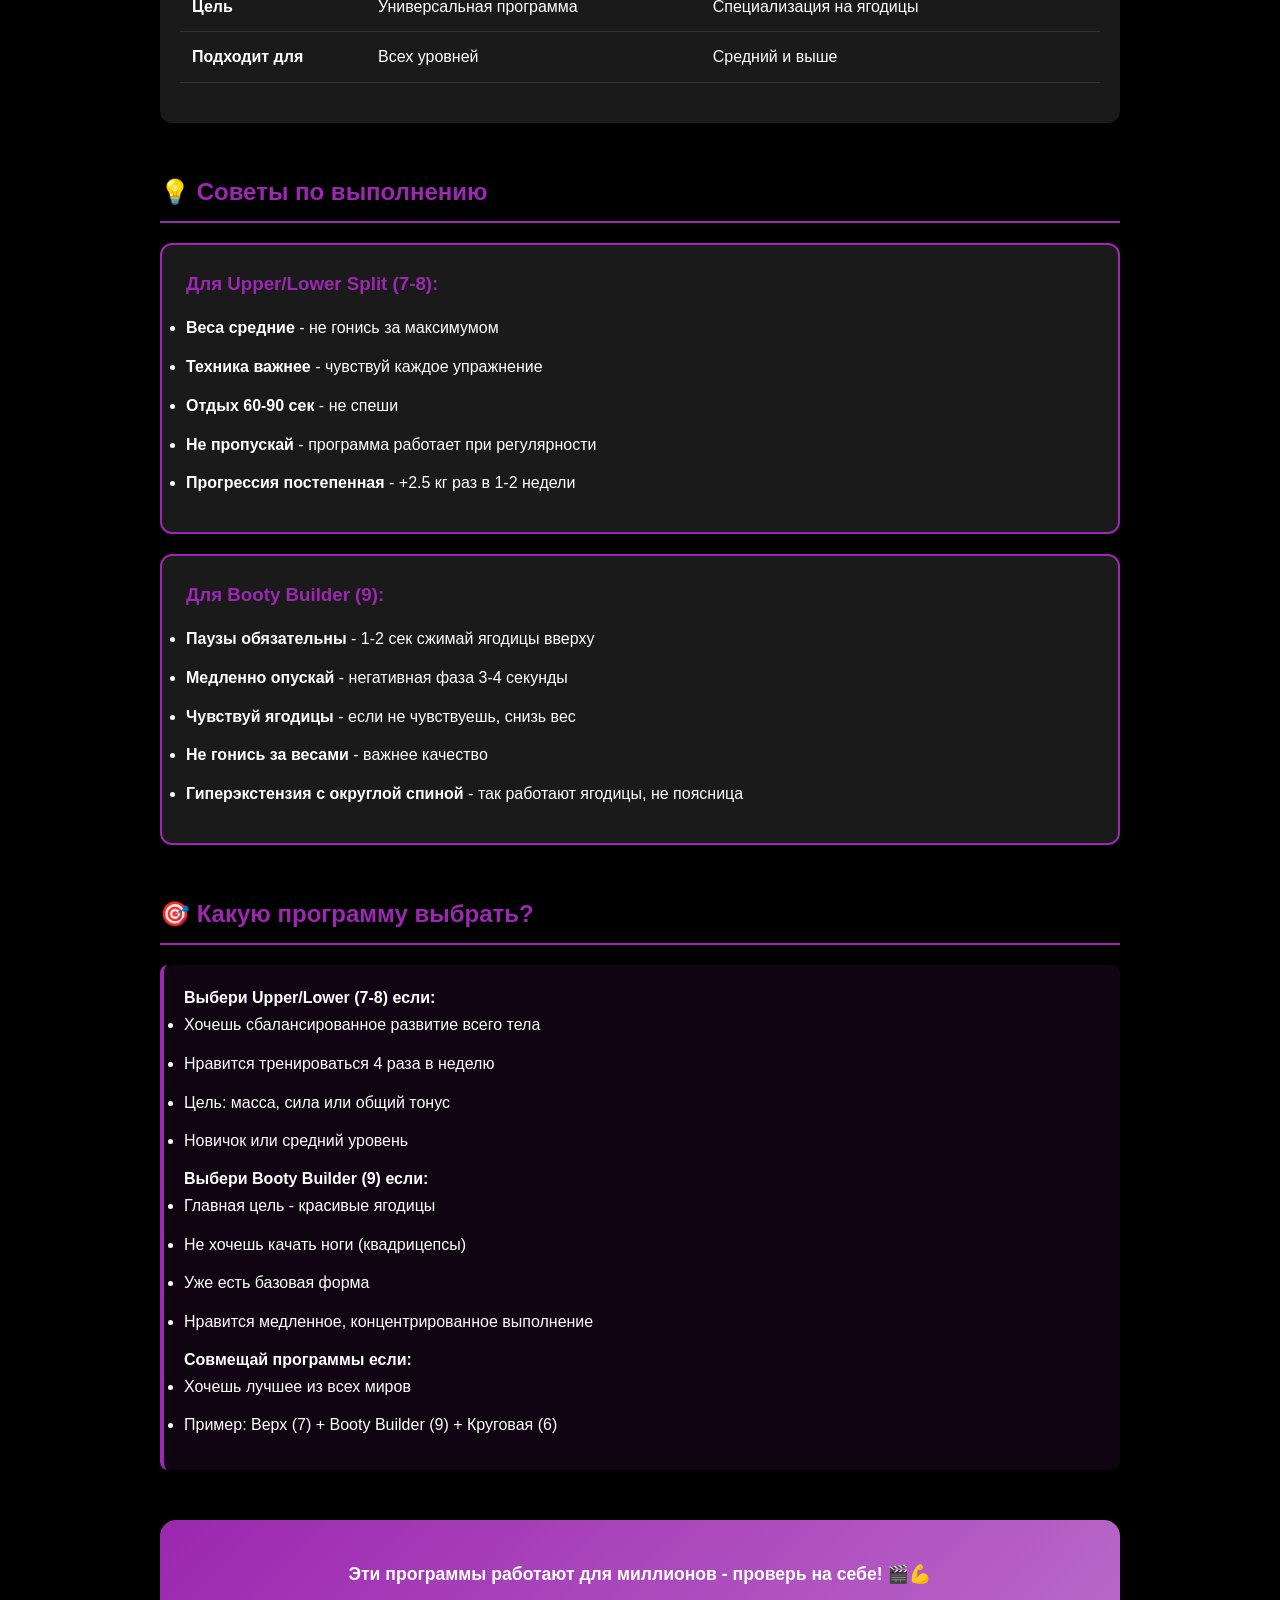
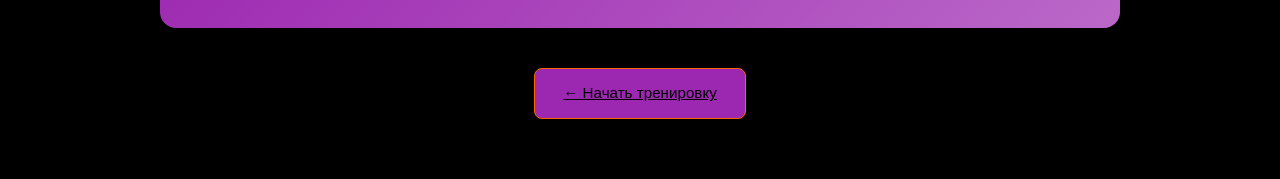
<file: popular.html>
<!DOCTYPE html>
<html lang="ru">
<head>
    <meta charset="UTF-8">
    <meta name="viewport" content="width=device-width, initial-scale=1.0">
    <title>Популярные программы из YouTube/Instagram</title>
    <link rel="stylesheet" href="styles.css">
    <style>
        body {
            padding: 20px;
            max-width: 1000px;
            margin: 0 auto;
        }
        h1 { color: #9C27B0; margin-bottom: 30px; text-align: center; }
        h2 { color: #9C27B0; margin-top: 50px; margin-bottom: 20px; border-bottom: 2px solid #9C27B0; padding-bottom: 10px; }
        h3 { color: var(--primary); margin-top: 30px; margin-bottom: 15px; }
        .hero-box {
            background: linear-gradient(135deg, #9C27B0 0%, #BA68C8 100%);
            padding: 40px;
            border-radius: 16px;
            margin: 30px 0;
            text-align: center;
            font-size: 1.3rem;
            font-weight: bold;
        }
        .workout-box {
            background: var(--bg-card);
            border: 2px solid #9C27B0;
            border-radius: 12px;
            padding: 24px;
            margin: 20px 0;
        }
        .workout-box h3 {
            color: #9C27B0;
            margin-top: 0;
        }
        .info-box {
            background: rgba(156, 39, 176, 0.1);
            border-left: 4px solid #9C27B0;
            padding: 20px;
            margin: 20px 0;
            border-radius: 8px;
        }
        .comparison-table {
            background: var(--bg-card);
            border-radius: 12px;
            padding: 20px;
            margin: 30px 0;
        }
        table {
            width: 100%;
            border-collapse: collapse;
            margin: 20px 0;
        }
        th, td {
            padding: 12px;
            text-align: left;
            border-bottom: 1px solid var(--border);
        }
        th {
            background: rgba(156, 39, 176, 0.2);
            color: #9C27B0;
            font-weight: bold;
        }
        ul {
            line-height: 1.8;
        }
        li {
            margin-bottom: 10px;
        }
        .back-btn {
            position: fixed;
            top: 20px;
            right: 20px;
            z-index: 100;
        }
        .schedule-box {
            background: var(--bg-card);
            border: 2px solid #9C27B0;
            border-radius: 12px;
            padding: 24px;
            margin: 20px 0;
        }
        .schedule-day {
            padding: 12px;
            margin: 8px 0;
            background: rgba(156, 39, 176, 0.1);
            border-left: 4px solid #9C27B0;
            border-radius: 4px;
        }
    </style>
</head>
<body>
    <a href="index.html" class="btn btn-secondary back-btn">← Назад к приложению</a>

    <h1>🎬 Популярные программы из YouTube/Instagram</h1>

    <div class="hero-box">
        Тренировки 7-9: Проверенные миллионами схемы из соцсетей
    </div>

    <h2>📋 Три новые тренировки</h2>

    <div class="workout-box">
        <h3>Тренировка 7: Upper/Lower Split - Верх (60-70 мин)</h3>
        <p><strong>Концепция:</strong> Сплит "Верх/Низ" - самая популярная схема в фитнес-ютубе</p>

        <strong>Упражнения:</strong>
        <ol>
            <li>Жим штанги в Смите (наклон 30°) - 4×8-12 (верх груди)</li>
            <li>Тяга вертикального блока (широкий хват) - 4×10-12 (ширина спины)</li>
            <li>Жим гантелей на плечи - 3×10-12</li>
            <li>Тяга горизонтального блока - 3×10-12 (толщина спины)</li>
            <li>Разгибание рук на блоке (канат) - 3×12-15 (трицепс)</li>
            <li>Сгибание рук со штангой EZ - 3×10-12 (бицепс)</li>
            <li>Разведение рук в Pec-Deck обратное - 3×15 (задняя дельта)</li>
        </ol>

        <div class="info-box" style="margin-top: 15px;">
            <strong>💡 Почему эта схема популярна?</strong><br>
            Прорабатываешь всю верхнюю часть тела за одну тренировку. Идеальный баланс объема и частоты.
        </div>
    </div>

    <div class="workout-box">
        <h3>Тренировка 8: Upper/Lower Split - Низ (60-70 мин)</h3>
        <p><strong>Концепция:</strong> День ног в схеме Upper/Lower</p>

        <strong>Упражнения:</strong>
        <ol>
            <li>Приседания в Смите (стопы вперед) - 4×8-12 (акцент на ягодицы)</li>
            <li>Румынская тяга в Смите - 4×10-12 (задняя поверхность бедра)</li>
            <li>Жим ногами (стопы высоко и широко) - 3×12-15 (ягодицы)</li>
            <li>Болгарский выпад в Смите - 3×10-12 (каждой ногой)</li>
            <li>Сгибание ног лежа - 3×12-15</li>
            <li>Разгибание ног - 3×12-15</li>
            <li>Поднятие на носки - 4×15-20 (икры)</li>
        </ol>

        <div class="info-box" style="margin-top: 15px;">
            <strong>💡 Фишка:</strong><br>
            Стопы вперед в приседаниях + стопы высоко в жиме = максимум на ягодицы, минимум на квадрицепсы
        </div>
    </div>

    <div class="workout-box">
        <h3>Тренировка 9: Booty Builder 🍑 (55-65 мин)</h3>
        <p><strong>Концепция:</strong> Популярная инста-программа - максимум на ягодицы</p>

        <strong>Упражнения:</strong>
        <ol>
            <li><strong>Ягодичный мостик с паузой вверху (2 сек)</strong> - 4×12-15 (ГЛАВНОЕ!)</li>
            <li>Отведение ноги в кроссовере стоя - 3×15-20 (каждой ногой, медленно)</li>
            <li>Жим одной ногой - 3×12-15 (пятка в платформе)</li>
            <li>Отведение ног в тренажере - 4×15-20 (медленно, чувствуй ягодицы)</li>
            <li>Сгибание ног с паузой - 3×12-15 (пауза 1 сек вверху)</li>
            <li>Гиперэкстензия (округлая спина) - 3×15-20 (работают ягодицы, не спина)</li>
            <li>Ходьба на степпере - 10 минут (финишное кардио - добить ягодицы)</li>
        </ol>

        <div class="info-box" style="margin-top: 15px;">
            <strong>💡 Главный секрет Booty Builder:</strong><br>
            • Паузы в упражнениях (усиливает работу)<br>
            • Медленное выполнение (связь мозг-мышца)<br>
            • Только изоляция + малая амплитуда = гореть будут ягодицы!
        </div>
    </div>

    <h2>🤔 Upper/Lower Split - что это?</h2>

    <div class="info-box">
        <p><strong>Upper/Lower Split</strong> - схема тренировок, где ты разделяешь тело на верх и низ.</p>

        <strong>Преимущества:</strong>
        <ul>
            <li>✅ Каждая группа мышц тренируется <strong>2 раза в неделю</strong></li>
            <li>✅ Достаточно восстановления (2-3 дня отдыха)</li>
            <li>✅ Гибкость - можешь тренироваться 4 или 6 раз в неделю</li>
            <li>✅ Работает для любой цели (масса, сила, тонус)</li>
            <li>✅ Сбалансированное развитие всего тела</li>
        </ul>

        <strong>Почему популярен на YouTube?</strong>
        <ul>
            <li>Рекомендуют: Jeff Nippard, Jeremy Ethier, Athlean-X, Stephanie Buttermore</li>
            <li>Научно обоснован (2× в неделю = оптимум)</li>
            <li>Универсален - подходит всем</li>
        </ul>
    </div>

    <h2>📅 Примеры расписания</h2>

    <div class="schedule-box">
        <h3>Вариант 1: 4 раза в неделю (классика)</h3>
        <div class="schedule-day"><strong>Понедельник:</strong> Тренировка 7 (Верх)</div>
        <div class="schedule-day"><strong>Вторник:</strong> Тренировка 8 (Низ)</div>
        <div class="schedule-day" style="opacity: 0.5;"><strong>Среда:</strong> Отдых</div>
        <div class="schedule-day"><strong>Четверг:</strong> Тренировка 7 (Верх)</div>
        <div class="schedule-day"><strong>Пятница:</strong> Тренировка 8 (Низ)</div>
        <div class="schedule-day" style="opacity: 0.5;"><strong>Выходные:</strong> Отдых</div>
    </div>

    <div class="schedule-box">
        <h3>Вариант 2: С акцентом на ягодицы</h3>
        <div class="schedule-day"><strong>Понедельник:</strong> Тренировка 7 (Верх)</div>
        <div class="schedule-day"><strong>Среда:</strong> Тренировка 9 (Booty Builder)</div>
        <div class="schedule-day"><strong>Пятница:</strong> Тренировка 8 (Низ)</div>
    </div>

    <div class="schedule-box">
        <h3>Вариант 3: Микс с жиросжиганием</h3>
        <div class="schedule-day"><strong>Понедельник:</strong> Тренировка 4 (Верх + жиросжигание)</div>
        <div class="schedule-day"><strong>Среда:</strong> Тренировка 9 (Booty Builder)</div>
        <div class="schedule-day"><strong>Пятница:</strong> Тренировка 6 (Круговая)</div>
    </div>

    <h2>🍑 Booty Builder - популярная инста-программа</h2>

    <div class="info-box">
        <strong>Откуда взялась?</strong>
        <p>Популяризирована фитнес-блогерами: Bret Contreras, Sohee Lee, и тысячами инста-тренеров</p>

        <strong>Главные принципы:</strong>
        <ul>
            <li><strong>Пауза в верхней точке</strong> - сжимай ягодицы 1-2 секунды</li>
            <li><strong>Медленное выполнение</strong> - не гонись за весами</li>
            <li><strong>Связь мозг-мышца</strong> - чувствуй каждое повторение</li>
            <li><strong>Много изоляции</strong> - прямая работа на ягодицы</li>
            <li><strong>Никаких приседаний со штангой</strong> - только тренажеры</li>
        </ul>

        <strong>Для кого?</strong>
        <ul>
            <li>✅ Хочешь акцент на ягодицы</li>
            <li>✅ Не хочешь качать квадрицепсы</li>
            <li>✅ Любишь тренажеры</li>
            <li>✅ Уже есть базовая форма, нужна детализация</li>
        </ul>
    </div>

    <h2>⚖️ Сравнение программ</h2>

    <div class="comparison-table">
        <table>
            <thead>
                <tr>
                    <th>Параметр</th>
                    <th>Upper/Lower (7-8)</th>
                    <th>Booty Builder (9)</th>
                </tr>
            </thead>
            <tbody>
                <tr>
                    <td><strong>Частота</strong></td>
                    <td>2-4 раза в неделю</td>
                    <td>1-2 раза в неделю</td>
                </tr>
                <tr>
                    <td><strong>Акцент</strong></td>
                    <td>Всё тело сбалансировано</td>
                    <td>Ягодицы максимум</td>
                </tr>
                <tr>
                    <td><strong>Время</strong></td>
                    <td>60-70 мин</td>
                    <td>55-65 мин</td>
                </tr>
                <tr>
                    <td><strong>Сложность</strong></td>
                    <td>Средняя (базовые движения)</td>
                    <td>Средняя (нужна связь мозг-мышца)</td>
                </tr>
                <tr>
                    <td><strong>Цель</strong></td>
                    <td>Универсальная программа</td>
                    <td>Специализация на ягодицы</td>
                </tr>
                <tr>
                    <td><strong>Подходит для</strong></td>
                    <td>Всех уровней</td>
                    <td>Средний и выше</td>
                </tr>
            </tbody>
        </table>
    </div>

    <h2>💡 Советы по выполнению</h2>

    <div class="workout-box">
        <h3>Для Upper/Lower Split (7-8):</h3>
        <ul>
            <li><strong>Веса средние</strong> - не гонись за максимумом</li>
            <li><strong>Техника важнее</strong> - чувствуй каждое упражнение</li>
            <li><strong>Отдых 60-90 сек</strong> - не спеши</li>
            <li><strong>Не пропускай</strong> - программа работает при регулярности</li>
            <li><strong>Прогрессия постепенная</strong> - +2.5 кг раз в 1-2 недели</li>
        </ul>
    </div>

    <div class="workout-box">
        <h3>Для Booty Builder (9):</h3>
        <ul>
            <li><strong>Паузы обязательны</strong> - 1-2 сек сжимай ягодицы вверху</li>
            <li><strong>Медленно опускай</strong> - негативная фаза 3-4 секунды</li>
            <li><strong>Чувствуй ягодицы</strong> - если не чувствуешь, снизь вес</li>
            <li><strong>Не гонись за весами</strong> - важнее качество</li>
            <li><strong>Гиперэкстензия с округлой спиной</strong> - так работают ягодицы, не поясница</li>
        </ul>
    </div>

    <h2>🎯 Какую программу выбрать?</h2>

    <div class="info-box">
        <strong>Выбери Upper/Lower (7-8) если:</strong>
        <ul>
            <li>Хочешь сбалансированное развитие всего тела</li>
            <li>Нравится тренироваться 4 раза в неделю</li>
            <li>Цель: масса, сила или общий тонус</li>
            <li>Новичок или средний уровень</li>
        </ul>

        <strong>Выбери Booty Builder (9) если:</strong>
        <ul>
            <li>Главная цель - красивые ягодицы</li>
            <li>Не хочешь качать ноги (квадрицепсы)</li>
            <li>Уже есть базовая форма</li>
            <li>Нравится медленное, концентрированное выполнение</li>
        </ul>

        <strong>Совмещай программы если:</strong>
        <ul>
            <li>Хочешь лучшее из всех миров</li>
            <li>Пример: Верх (7) + Booty Builder (9) + Круговая (6)</li>
        </ul>
    </div>

    <div class="hero-box" style="margin-top: 50px; font-size: 1.1rem;">
        Эти программы работают для миллионов - проверь на себе! 🎬💪
    </div>

    <p style="text-align: center; margin: 40px 0;">
        <a href="index.html" class="btn btn-primary" style="background: #9C27B0;">← Начать тренировку</a>
    </p>
</body>
</html>
</file>
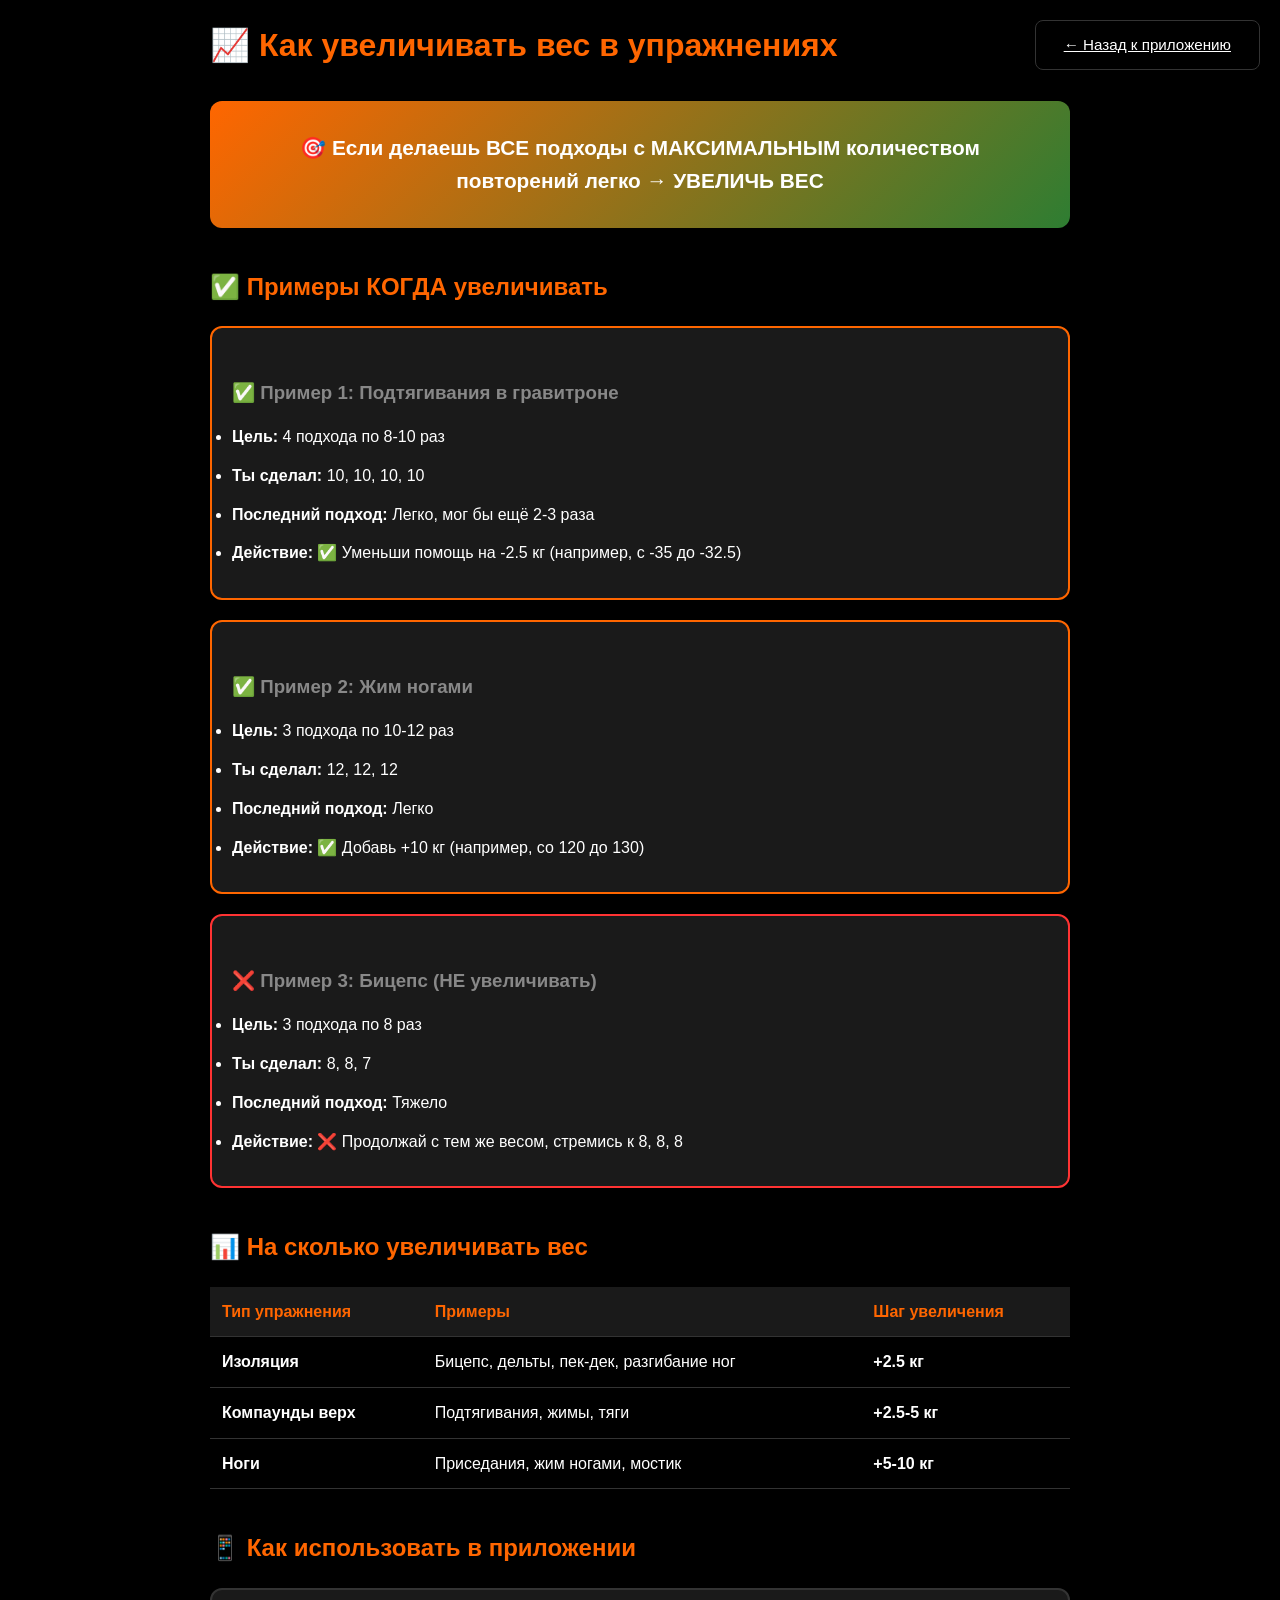
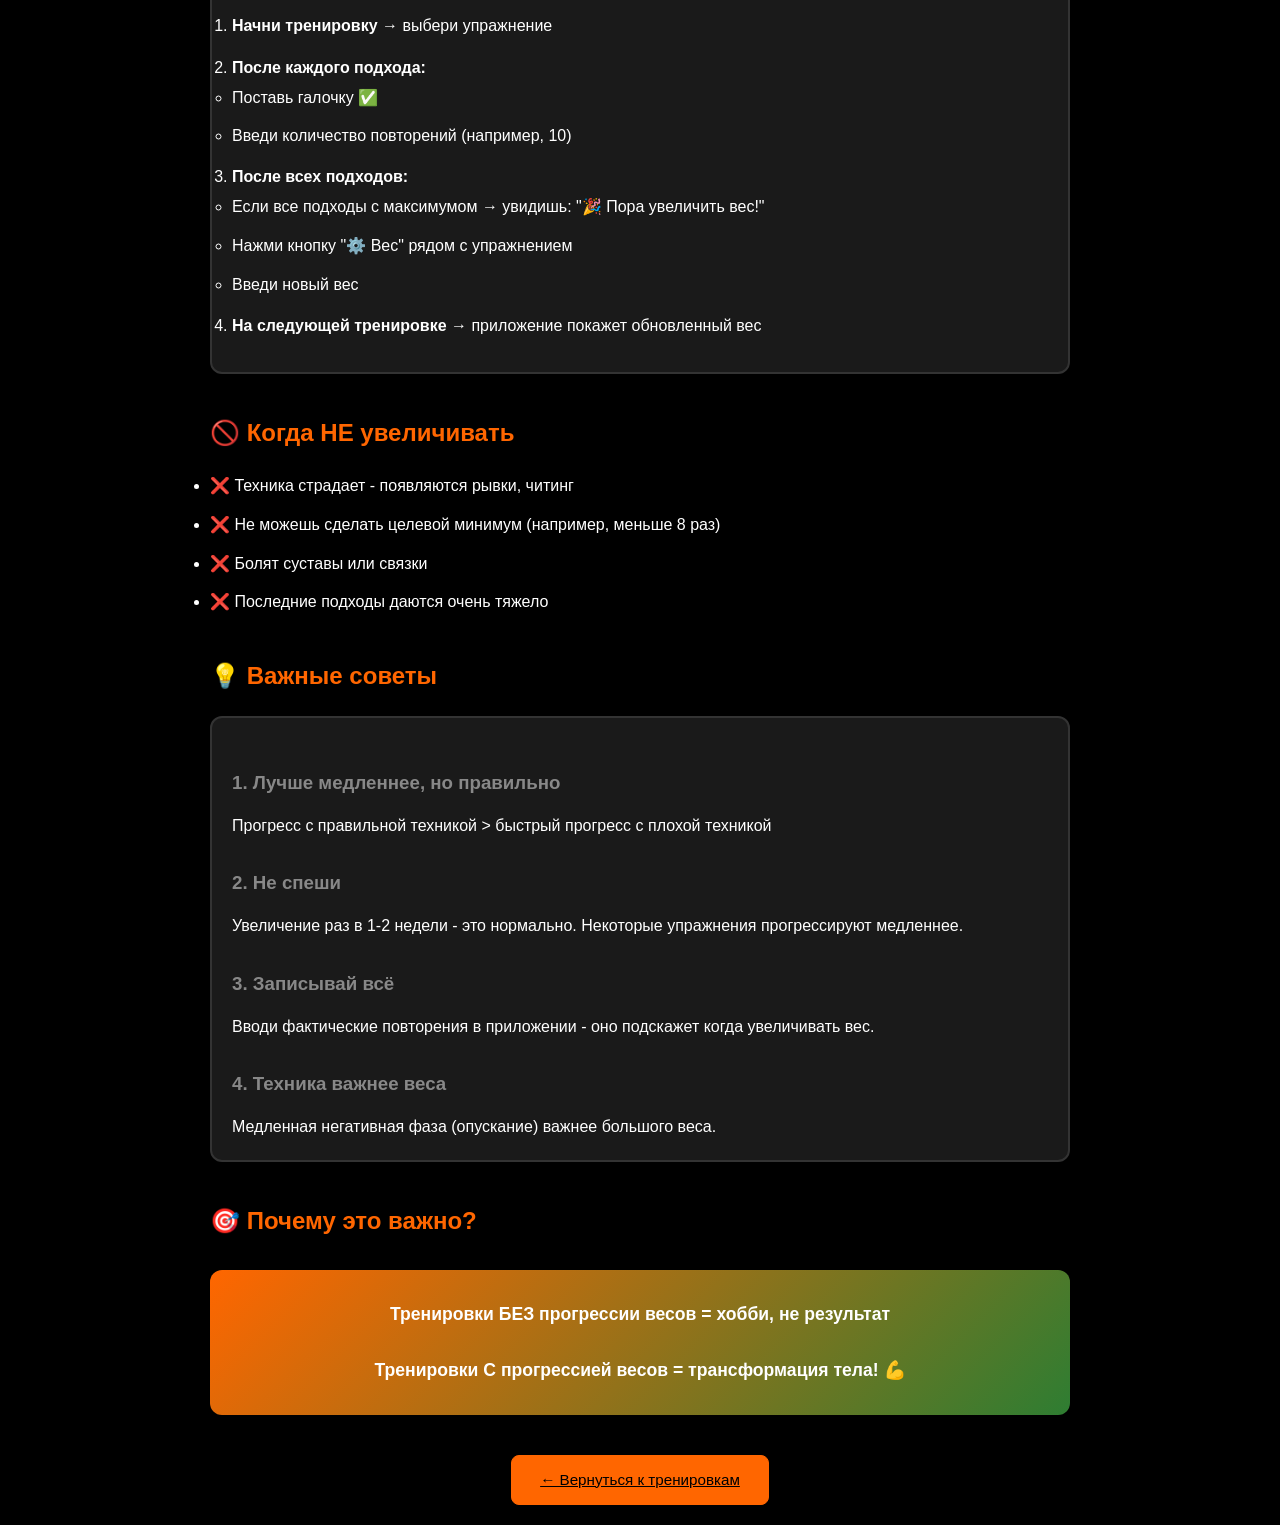
<file: progression.html>
<!DOCTYPE html>
<html lang="ru">
<head>
    <meta charset="UTF-8">
    <meta name="viewport" content="width=device-width, initial-scale=1.0">
    <title>Руководство: Как увеличивать вес</title>
    <link rel="stylesheet" href="styles.css">
    <style>
        body {
            padding: 20px;
            max-width: 900px;
            margin: 0 auto;
        }
        h1 { color: var(--primary); margin-bottom: 30px; }
        h2 { color: var(--primary); margin-top: 40px; margin-bottom: 20px; }
        h3 { color: var(--secondary); margin-top: 30px; margin-bottom: 15px; }
        .rule-box {
            background: linear-gradient(135deg, var(--primary) 0%, #2E7D32 100%);
            padding: 30px;
            border-radius: 12px;
            margin: 30px 0;
            text-align: center;
            font-size: 1.3rem;
            font-weight: bold;
        }
        .example-box {
            background: var(--bg-card);
            border: 2px solid var(--border);
            border-radius: 12px;
            padding: 20px;
            margin: 20px 0;
        }
        .example-box.good {
            border-color: var(--success);
        }
        .example-box.bad {
            border-color: var(--danger);
        }
        table {
            width: 100%;
            border-collapse: collapse;
            margin: 20px 0;
        }
        th, td {
            padding: 12px;
            text-align: left;
            border-bottom: 1px solid var(--border);
        }
        th {
            background: var(--bg-card);
            color: var(--primary);
            font-weight: bold;
        }
        ul {
            line-height: 1.8;
        }
        li {
            margin-bottom: 10px;
        }
        .back-btn {
            position: fixed;
            top: 20px;
            right: 20px;
        }
    </style>
</head>
<body>
    <a href="index.html" class="btn btn-secondary back-btn">← Назад к приложению</a>

    <h1>📈 Как увеличивать вес в упражнениях</h1>

    <div class="rule-box">
        🎯 Если делаешь ВСЕ подходы с МАКСИМАЛЬНЫМ количеством повторений легко → УВЕЛИЧЬ ВЕС
    </div>

    <h2>✅ Примеры КОГДА увеличивать</h2>

    <div class="example-box good">
        <h3>✅ Пример 1: Подтягивания в гравитроне</h3>
        <ul>
            <li><strong>Цель:</strong> 4 подхода по 8-10 раз</li>
            <li><strong>Ты сделал:</strong> 10, 10, 10, 10</li>
            <li><strong>Последний подход:</strong> Легко, мог бы ещё 2-3 раза</li>
            <li><strong>Действие:</strong> ✅ Уменьши помощь на -2.5 кг (например, с -35 до -32.5)</li>
        </ul>
    </div>

    <div class="example-box good">
        <h3>✅ Пример 2: Жим ногами</h3>
        <ul>
            <li><strong>Цель:</strong> 3 подхода по 10-12 раз</li>
            <li><strong>Ты сделал:</strong> 12, 12, 12</li>
            <li><strong>Последний подход:</strong> Легко</li>
            <li><strong>Действие:</strong> ✅ Добавь +10 кг (например, со 120 до 130)</li>
        </ul>
    </div>

    <div class="example-box bad">
        <h3>❌ Пример 3: Бицепс (НЕ увеличивать)</h3>
        <ul>
            <li><strong>Цель:</strong> 3 подхода по 8 раз</li>
            <li><strong>Ты сделал:</strong> 8, 8, 7</li>
            <li><strong>Последний подход:</strong> Тяжело</li>
            <li><strong>Действие:</strong> ❌ Продолжай с тем же весом, стремись к 8, 8, 8</li>
        </ul>
    </div>

    <h2>📊 На сколько увеличивать вес</h2>

    <table>
        <thead>
            <tr>
                <th>Тип упражнения</th>
                <th>Примеры</th>
                <th>Шаг увеличения</th>
            </tr>
        </thead>
        <tbody>
            <tr>
                <td><strong>Изоляция</strong></td>
                <td>Бицепс, дельты, пек-дек, разгибание ног</td>
                <td><strong>+2.5 кг</strong></td>
            </tr>
            <tr>
                <td><strong>Компаунды верх</strong></td>
                <td>Подтягивания, жимы, тяги</td>
                <td><strong>+2.5-5 кг</strong></td>
            </tr>
            <tr>
                <td><strong>Ноги</strong></td>
                <td>Приседания, жим ногами, мостик</td>
                <td><strong>+5-10 кг</strong></td>
            </tr>
        </tbody>
    </table>

    <h2>📱 Как использовать в приложении</h2>

    <div class="example-box">
        <ol style="line-height: 2;">
            <li><strong>Начни тренировку</strong> → выбери упражнение</li>
            <li><strong>После каждого подхода:</strong>
                <ul>
                    <li>Поставь галочку ✅</li>
                    <li>Введи количество повторений (например, 10)</li>
                </ul>
            </li>
            <li><strong>После всех подходов:</strong>
                <ul>
                    <li>Если все подходы с максимумом → увидишь: "🎉 Пора увеличить вес!"</li>
                    <li>Нажми кнопку "⚙️ Вес" рядом с упражнением</li>
                    <li>Введи новый вес</li>
                </ul>
            </li>
            <li><strong>На следующей тренировке</strong> → приложение покажет обновленный вес</li>
        </ol>
    </div>

    <h2>🚫 Когда НЕ увеличивать</h2>

    <ul>
        <li>❌ Техника страдает - появляются рывки, читинг</li>
        <li>❌ Не можешь сделать целевой минимум (например, меньше 8 раз)</li>
        <li>❌ Болят суставы или связки</li>
        <li>❌ Последние подходы даются очень тяжело</li>
    </ul>

    <h2>💡 Важные советы</h2>

    <div class="example-box">
        <h3>1. Лучше медленнее, но правильно</h3>
        <p>Прогресс с правильной техникой > быстрый прогресс с плохой техникой</p>

        <h3>2. Не спеши</h3>
        <p>Увеличение раз в 1-2 недели - это нормально. Некоторые упражнения прогрессируют медленнее.</p>

        <h3>3. Записывай всё</h3>
        <p>Вводи фактические повторения в приложении - оно подскажет когда увеличивать вес.</p>

        <h3>4. Техника важнее веса</h3>
        <p>Медленная негативная фаза (опускание) важнее большого веса.</p>
    </div>

    <h2>🎯 Почему это важно?</h2>

    <div class="rule-box" style="font-size: 1.1rem;">
        Тренировки БЕЗ прогрессии весов = хобби, не результат<br><br>
        Тренировки С прогрессией весов = трансформация тела! 💪
    </div>

    <p style="text-align: center; margin-top: 40px; color: var(--text-secondary);">
        <a href="index.html" class="btn btn-primary">← Вернуться к тренировкам</a>
    </p>
</body>
</html>
</file>
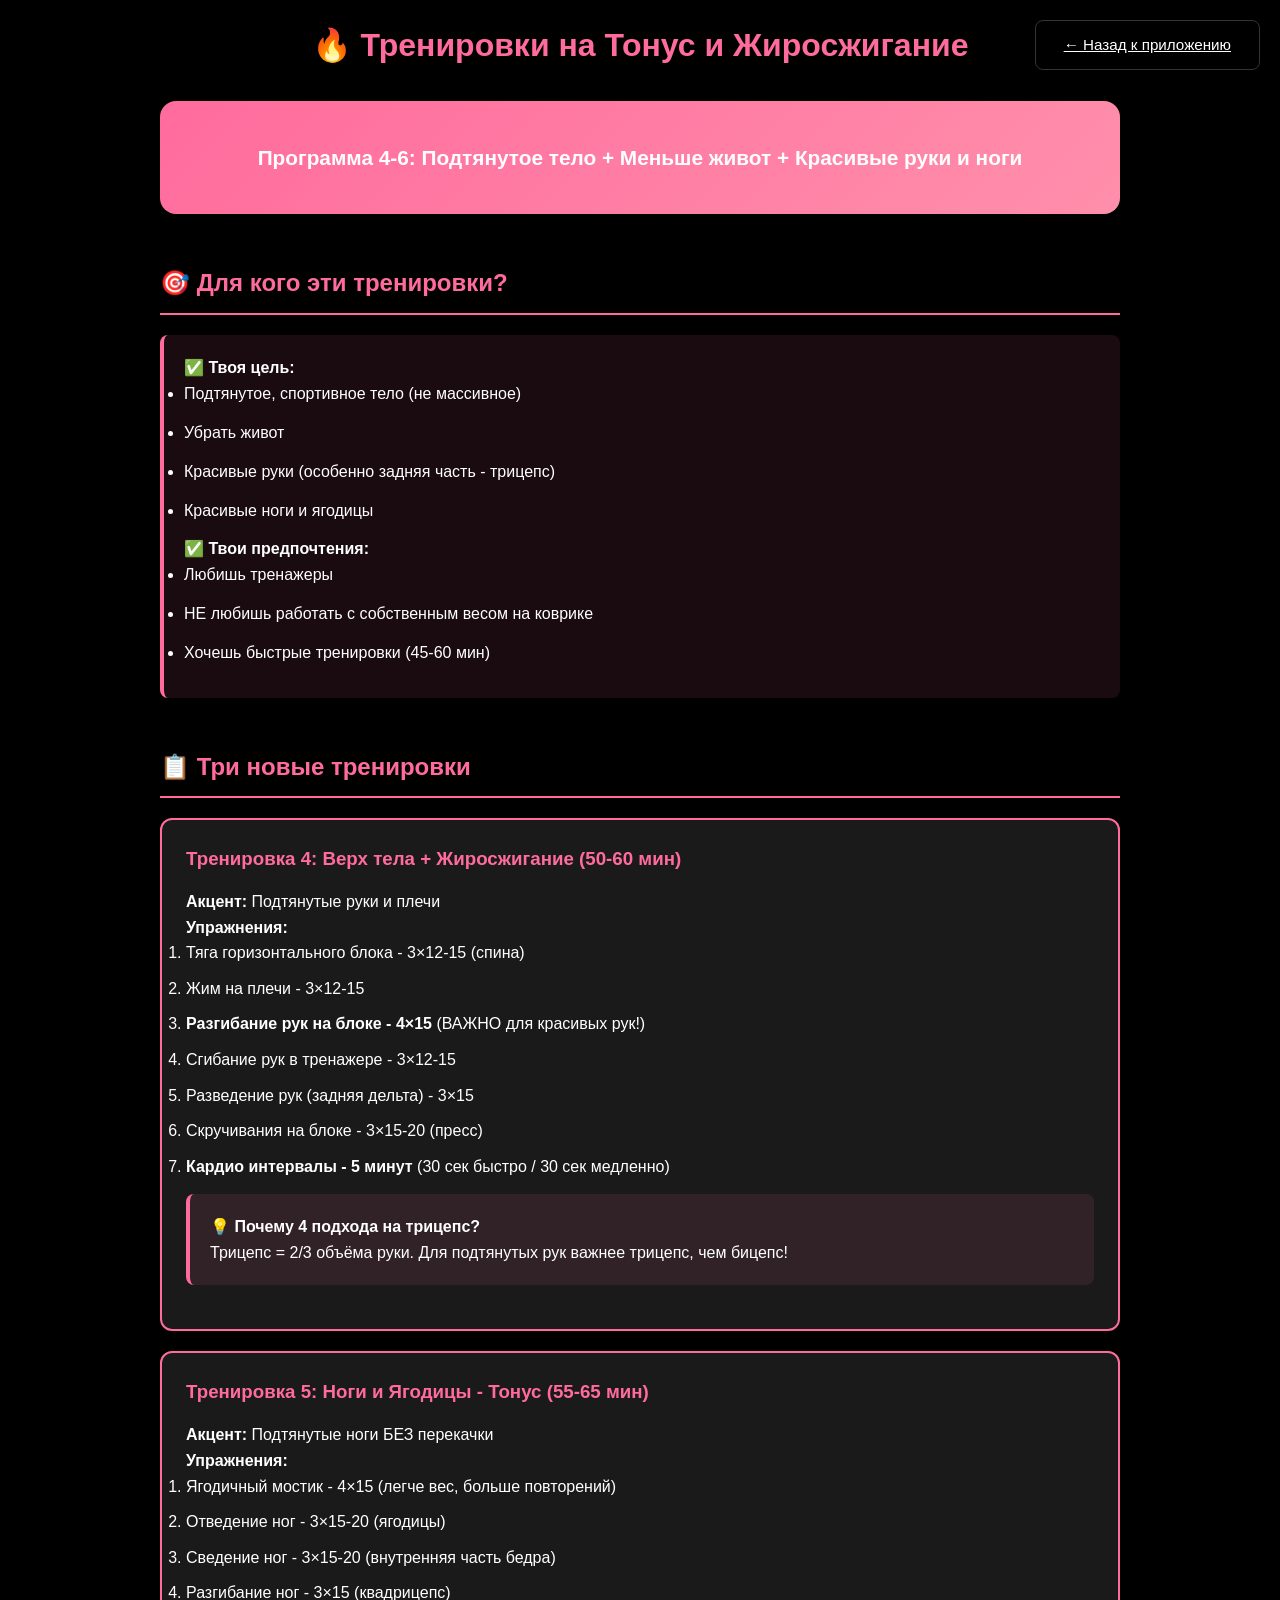
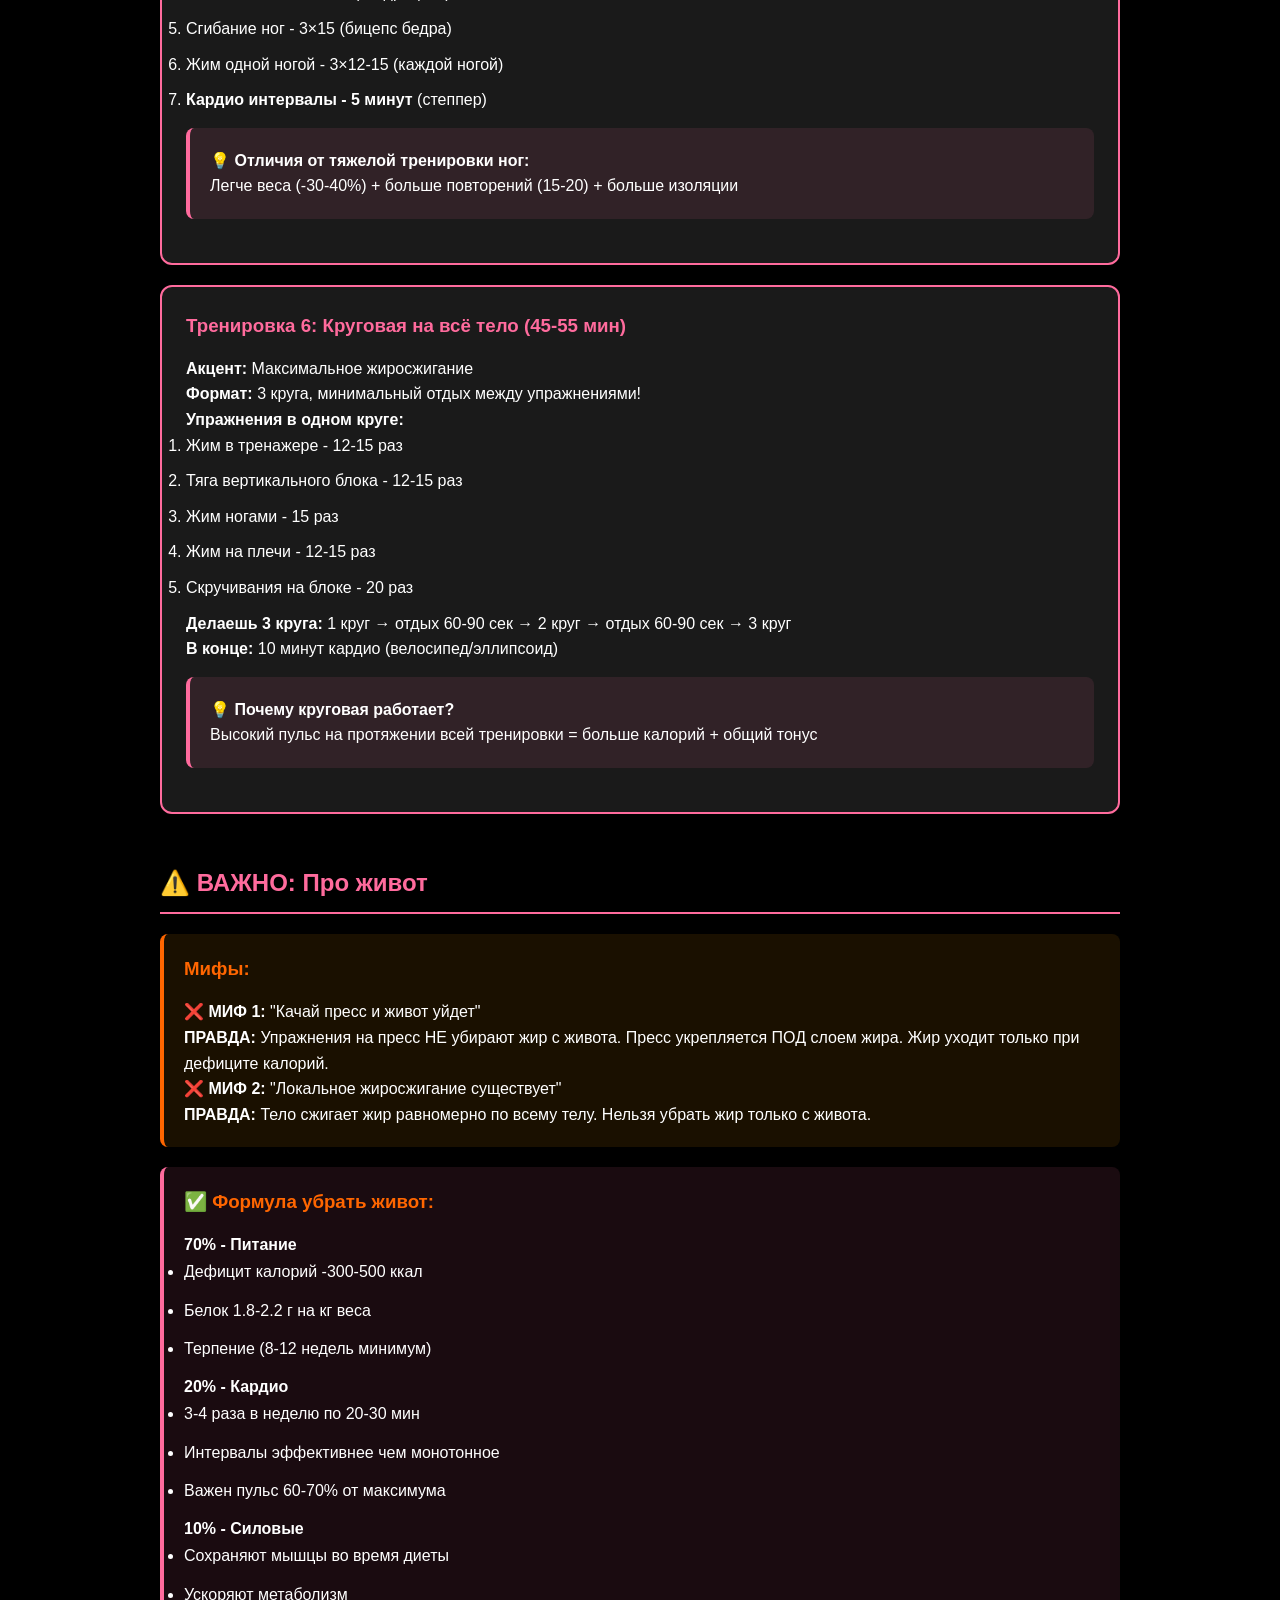
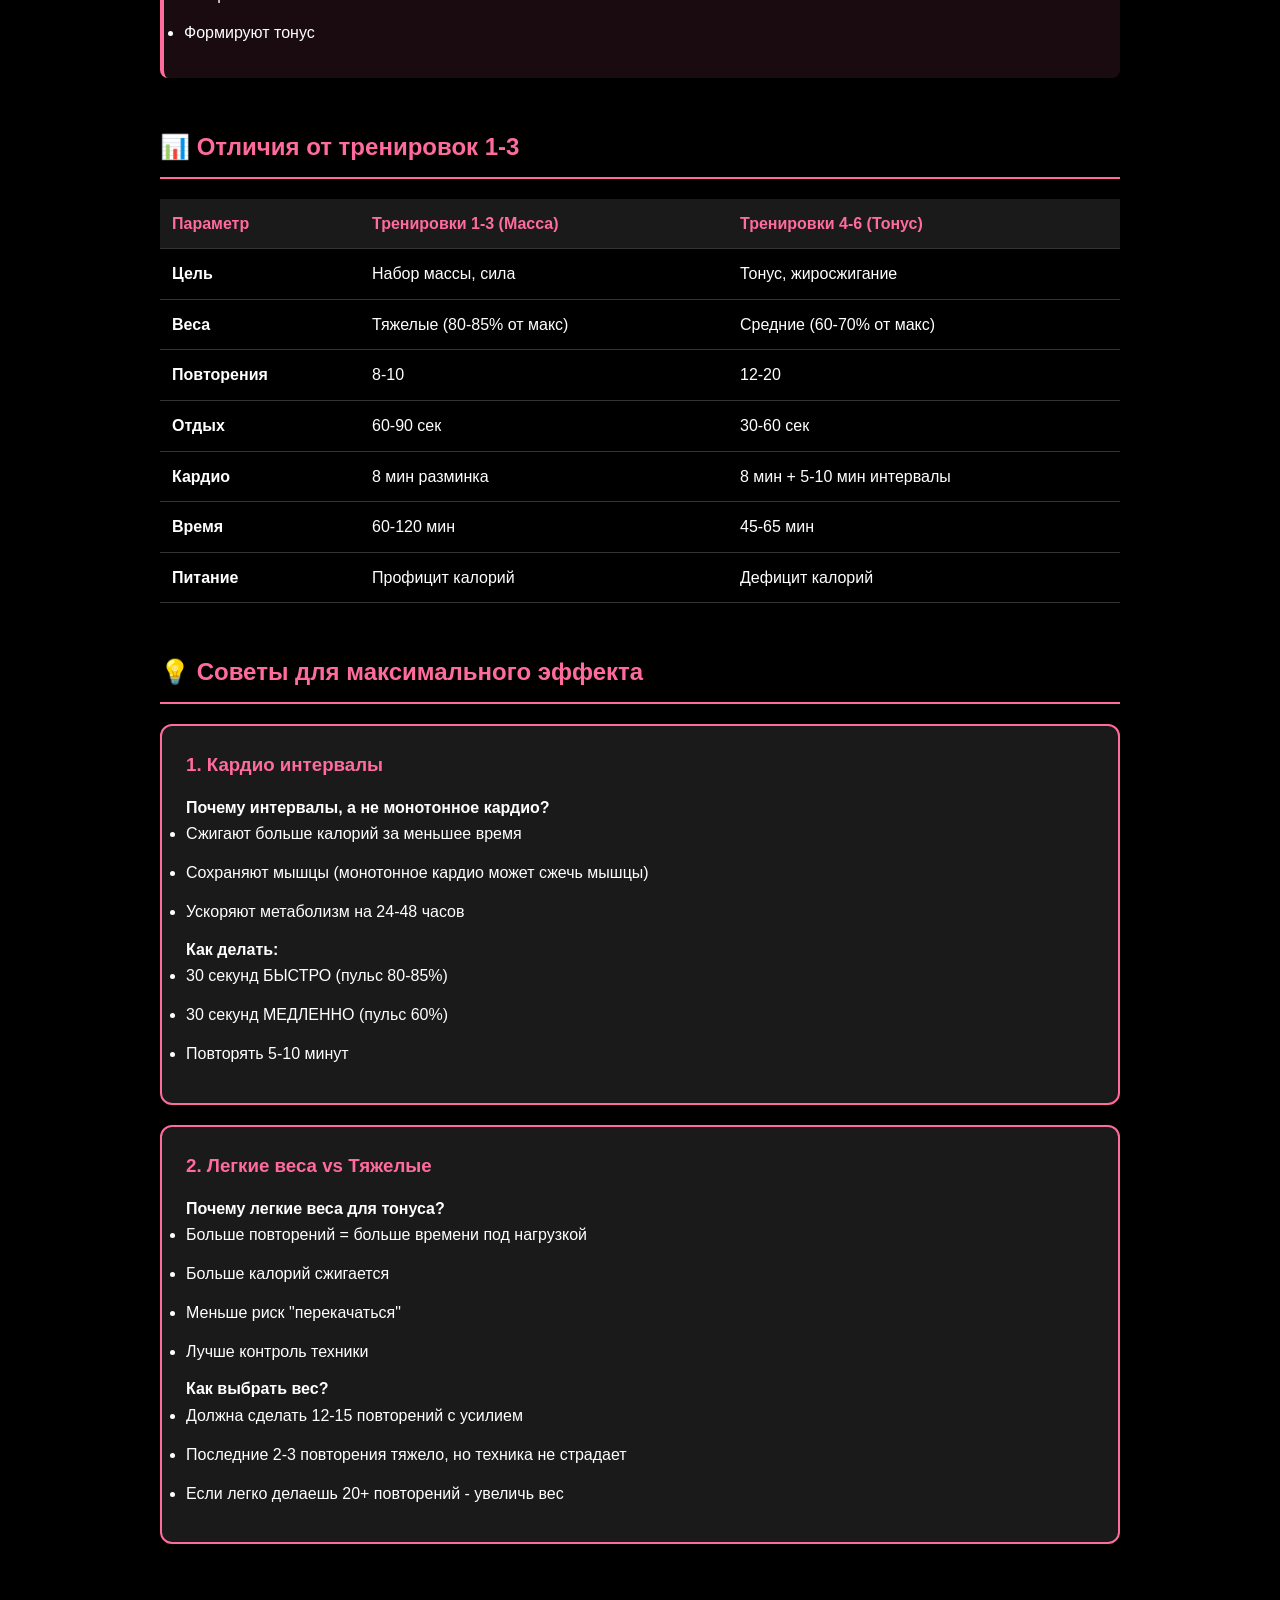
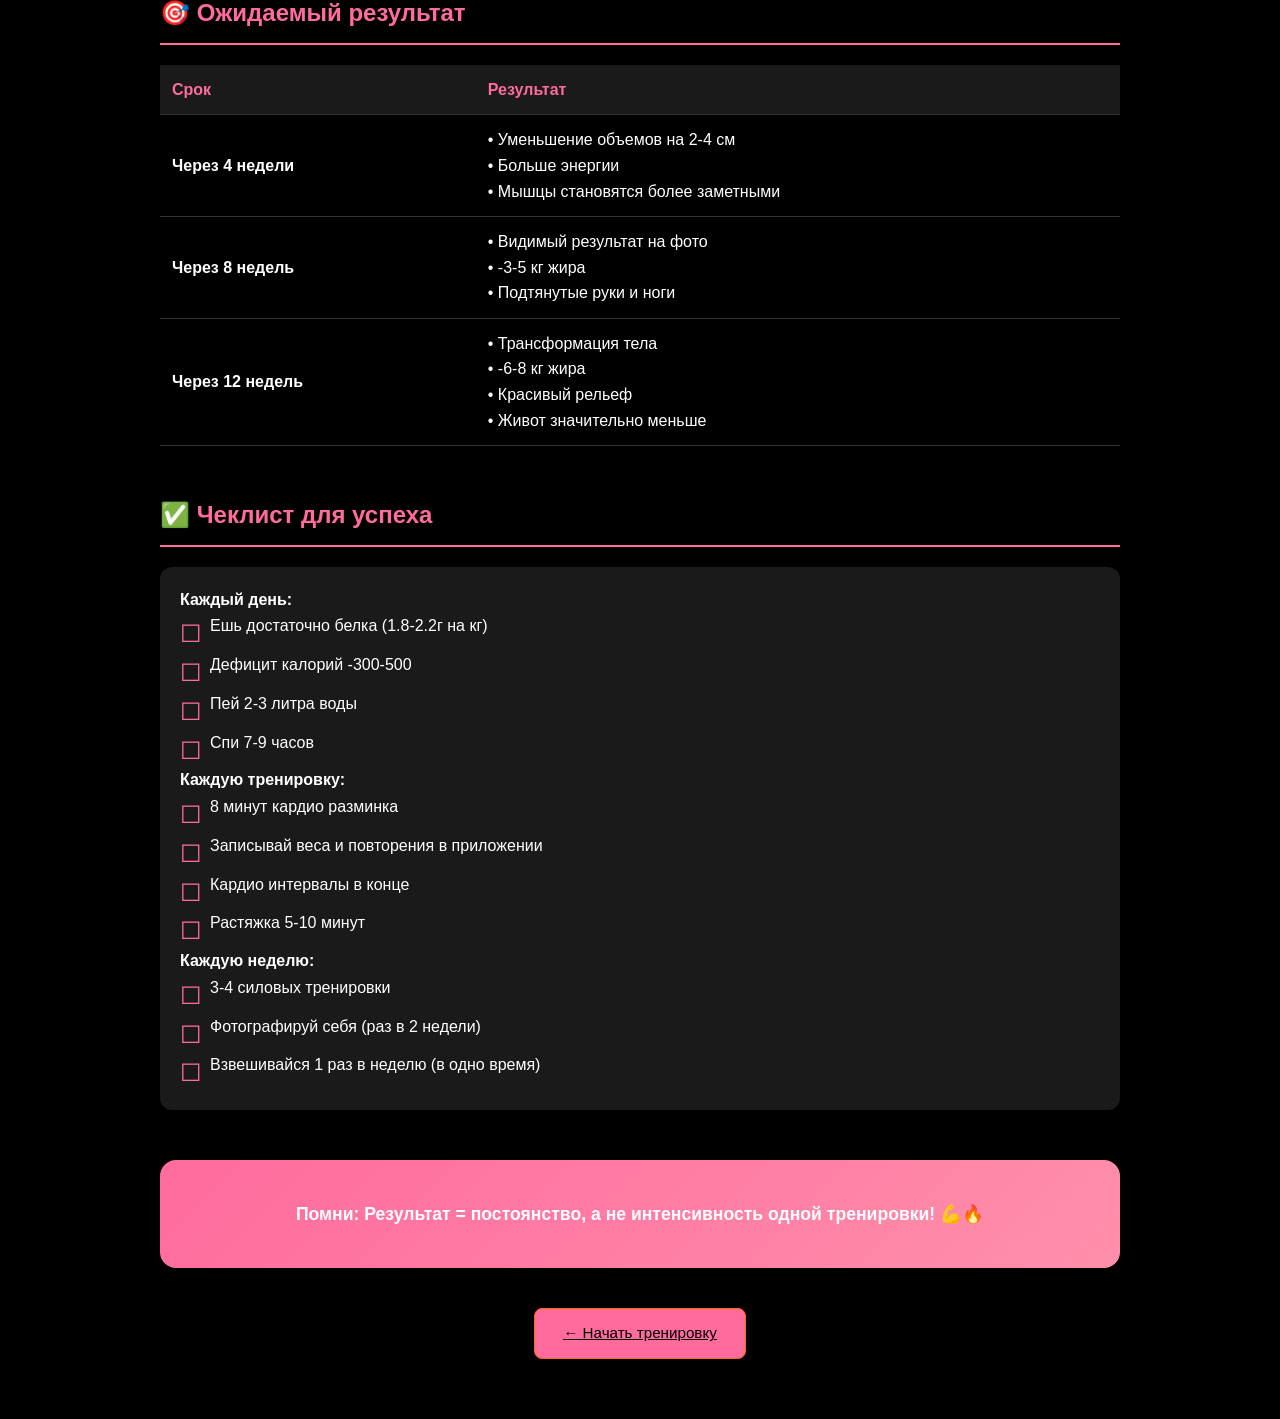
<file: toning.html>
<!DOCTYPE html>
<html lang="ru">
<head>
    <meta charset="UTF-8">
    <meta name="viewport" content="width=device-width, initial-scale=1.0">
    <title>Тренировки на Тонус и Жиросжигание</title>
    <link rel="stylesheet" href="styles.css">
    <style>
        body {
            padding: 20px;
            max-width: 1000px;
            margin: 0 auto;
        }
        h1 { color: #FF6B9D; margin-bottom: 30px; text-align: center; }
        h2 { color: #FF6B9D; margin-top: 50px; margin-bottom: 20px; border-bottom: 2px solid #FF6B9D; padding-bottom: 10px; }
        h3 { color: var(--primary); margin-top: 30px; margin-bottom: 15px; }
        .hero-box {
            background: linear-gradient(135deg, #FF6B9D 0%, #FF8FAB 100%);
            padding: 40px;
            border-radius: 16px;
            margin: 30px 0;
            text-align: center;
            font-size: 1.3rem;
            font-weight: bold;
        }
        .workout-box {
            background: var(--bg-card);
            border: 2px solid #FF6B9D;
            border-radius: 12px;
            padding: 24px;
            margin: 20px 0;
        }
        .workout-box h3 {
            color: #FF6B9D;
            margin-top: 0;
        }
        .info-box {
            background: rgba(255, 107, 157, 0.1);
            border-left: 4px solid #FF6B9D;
            padding: 20px;
            margin: 20px 0;
            border-radius: 8px;
        }
        .warning-box {
            background: rgba(255, 152, 0, 0.1);
            border-left: 4px solid var(--warning);
            padding: 20px;
            margin: 20px 0;
            border-radius: 8px;
        }
        table {
            width: 100%;
            border-collapse: collapse;
            margin: 20px 0;
        }
        th, td {
            padding: 12px;
            text-align: left;
            border-bottom: 1px solid var(--border);
        }
        th {
            background: var(--bg-card);
            color: #FF6B9D;
            font-weight: bold;
        }
        ul {
            line-height: 1.8;
        }
        li {
            margin-bottom: 10px;
        }
        .back-btn {
            position: fixed;
            top: 20px;
            right: 20px;
            z-index: 100;
        }
        .checklist {
            background: var(--bg-card);
            padding: 20px;
            border-radius: 12px;
            margin: 20px 0;
        }
        .checklist li {
            list-style: none;
            padding-left: 30px;
            position: relative;
        }
        .checklist li:before {
            content: '☐';
            position: absolute;
            left: 0;
            font-size: 1.5rem;
            color: #FF6B9D;
        }
    </style>
</head>
<body>
    <a href="index.html" class="btn btn-secondary back-btn">← Назад к приложению</a>

    <h1>🔥 Тренировки на Тонус и Жиросжигание</h1>

    <div class="hero-box">
        Программа 4-6: Подтянутое тело + Меньше живот + Красивые руки и ноги
    </div>

    <h2>🎯 Для кого эти тренировки?</h2>

    <div class="info-box">
        <strong>✅ Твоя цель:</strong>
        <ul>
            <li>Подтянутое, спортивное тело (не массивное)</li>
            <li>Убрать живот</li>
            <li>Красивые руки (особенно задняя часть - трицепс)</li>
            <li>Красивые ноги и ягодицы</li>
        </ul>

        <strong>✅ Твои предпочтения:</strong>
        <ul>
            <li>Любишь тренажеры</li>
            <li>НЕ любишь работать с собственным весом на коврике</li>
            <li>Хочешь быстрые тренировки (45-60 мин)</li>
        </ul>
    </div>

    <h2>📋 Три новые тренировки</h2>

    <div class="workout-box">
        <h3>Тренировка 4: Верх тела + Жиросжигание (50-60 мин)</h3>
        <p><strong>Акцент:</strong> Подтянутые руки и плечи</p>

        <strong>Упражнения:</strong>
        <ol>
            <li>Тяга горизонтального блока - 3×12-15 (спина)</li>
            <li>Жим на плечи - 3×12-15</li>
            <li><strong>Разгибание рук на блоке - 4×15</strong> (ВАЖНО для красивых рук!)</li>
            <li>Сгибание рук в тренажере - 3×12-15</li>
            <li>Разведение рук (задняя дельта) - 3×15</li>
            <li>Скручивания на блоке - 3×15-20 (пресс)</li>
            <li><strong>Кардио интервалы - 5 минут</strong> (30 сек быстро / 30 сек медленно)</li>
        </ol>

        <div class="info-box" style="margin-top: 15px;">
            <strong>💡 Почему 4 подхода на трицепс?</strong><br>
            Трицепс = 2/3 объёма руки. Для подтянутых рук важнее трицепс, чем бицепс!
        </div>
    </div>

    <div class="workout-box">
        <h3>Тренировка 5: Ноги и Ягодицы - Тонус (55-65 мин)</h3>
        <p><strong>Акцент:</strong> Подтянутые ноги БЕЗ перекачки</p>

        <strong>Упражнения:</strong>
        <ol>
            <li>Ягодичный мостик - 4×15 (легче вес, больше повторений)</li>
            <li>Отведение ног - 3×15-20 (ягодицы)</li>
            <li>Сведение ног - 3×15-20 (внутренняя часть бедра)</li>
            <li>Разгибание ног - 3×15 (квадрицепс)</li>
            <li>Сгибание ног - 3×15 (бицепс бедра)</li>
            <li>Жим одной ногой - 3×12-15 (каждой ногой)</li>
            <li><strong>Кардио интервалы - 5 минут</strong> (степпер)</li>
        </ol>

        <div class="info-box" style="margin-top: 15px;">
            <strong>💡 Отличия от тяжелой тренировки ног:</strong><br>
            Легче веса (-30-40%) + больше повторений (15-20) + больше изоляции
        </div>
    </div>

    <div class="workout-box">
        <h3>Тренировка 6: Круговая на всё тело (45-55 мин)</h3>
        <p><strong>Акцент:</strong> Максимальное жиросжигание</p>
        <p><strong>Формат:</strong> 3 круга, минимальный отдых между упражнениями!</p>

        <strong>Упражнения в одном круге:</strong>
        <ol>
            <li>Жим в тренажере - 12-15 раз</li>
            <li>Тяга вертикального блока - 12-15 раз</li>
            <li>Жим ногами - 15 раз</li>
            <li>Жим на плечи - 12-15 раз</li>
            <li>Скручивания на блоке - 20 раз</li>
        </ol>

        <p><strong>Делаешь 3 круга:</strong> 1 круг → отдых 60-90 сек → 2 круг → отдых 60-90 сек → 3 круг</p>
        <p><strong>В конце:</strong> 10 минут кардио (велосипед/эллипсоид)</p>

        <div class="info-box" style="margin-top: 15px;">
            <strong>💡 Почему круговая работает?</strong><br>
            Высокий пульс на протяжении всей тренировки = больше калорий + общий тонус
        </div>
    </div>

    <h2>⚠️ ВАЖНО: Про живот</h2>

    <div class="warning-box">
        <h3 style="margin-top: 0;">Мифы:</h3>

        <p><strong>❌ МИФ 1:</strong> "Качай пресс и живот уйдет"</p>
        <p><strong>ПРАВДА:</strong> Упражнения на пресс НЕ убирают жир с живота. Пресс укрепляется ПОД слоем жира. Жир уходит только при дефиците калорий.</p>

        <p><strong>❌ МИФ 2:</strong> "Локальное жиросжигание существует"</p>
        <p><strong>ПРАВДА:</strong> Тело сжигает жир равномерно по всему телу. Нельзя убрать жир только с живота.</p>
    </div>

    <div class="info-box">
        <h3 style="margin-top: 0;">✅ Формула убрать живот:</h3>

        <p><strong>70% - Питание</strong></p>
        <ul>
            <li>Дефицит калорий -300-500 ккал</li>
            <li>Белок 1.8-2.2 г на кг веса</li>
            <li>Терпение (8-12 недель минимум)</li>
        </ul>

        <p><strong>20% - Кардио</strong></p>
        <ul>
            <li>3-4 раза в неделю по 20-30 мин</li>
            <li>Интервалы эффективнее чем монотонное</li>
            <li>Важен пульс 60-70% от максимума</li>
        </ul>

        <p><strong>10% - Силовые</strong></p>
        <ul>
            <li>Сохраняют мышцы во время диеты</li>
            <li>Ускоряют метаболизм</li>
            <li>Формируют тонус</li>
        </ul>
    </div>

    <h2>📊 Отличия от тренировок 1-3</h2>

    <table>
        <thead>
            <tr>
                <th>Параметр</th>
                <th>Тренировки 1-3 (Масса)</th>
                <th>Тренировки 4-6 (Тонус)</th>
            </tr>
        </thead>
        <tbody>
            <tr>
                <td><strong>Цель</strong></td>
                <td>Набор массы, сила</td>
                <td>Тонус, жиросжигание</td>
            </tr>
            <tr>
                <td><strong>Веса</strong></td>
                <td>Тяжелые (80-85% от макс)</td>
                <td>Средние (60-70% от макс)</td>
            </tr>
            <tr>
                <td><strong>Повторения</strong></td>
                <td>8-10</td>
                <td>12-20</td>
            </tr>
            <tr>
                <td><strong>Отдых</strong></td>
                <td>60-90 сек</td>
                <td>30-60 сек</td>
            </tr>
            <tr>
                <td><strong>Кардио</strong></td>
                <td>8 мин разминка</td>
                <td>8 мин + 5-10 мин интервалы</td>
            </tr>
            <tr>
                <td><strong>Время</strong></td>
                <td>60-120 мин</td>
                <td>45-65 мин</td>
            </tr>
            <tr>
                <td><strong>Питание</strong></td>
                <td>Профицит калорий</td>
                <td>Дефицит калорий</td>
            </tr>
        </tbody>
    </table>

    <h2>💡 Советы для максимального эффекта</h2>

    <div class="workout-box">
        <h3>1. Кардио интервалы</h3>
        <p><strong>Почему интервалы, а не монотонное кардио?</strong></p>
        <ul>
            <li>Сжигают больше калорий за меньшее время</li>
            <li>Сохраняют мышцы (монотонное кардио может сжечь мышцы)</li>
            <li>Ускоряют метаболизм на 24-48 часов</li>
        </ul>

        <p><strong>Как делать:</strong></p>
        <ul>
            <li>30 секунд БЫСТРО (пульс 80-85%)</li>
            <li>30 секунд МЕДЛЕННО (пульс 60%)</li>
            <li>Повторять 5-10 минут</li>
        </ul>
    </div>

    <div class="workout-box">
        <h3>2. Легкие веса vs Тяжелые</h3>
        <p><strong>Почему легкие веса для тонуса?</strong></p>
        <ul>
            <li>Больше повторений = больше времени под нагрузкой</li>
            <li>Больше калорий сжигается</li>
            <li>Меньше риск "перекачаться"</li>
            <li>Лучше контроль техники</li>
        </ul>

        <p><strong>Как выбрать вес?</strong></p>
        <ul>
            <li>Должна сделать 12-15 повторений с усилием</li>
            <li>Последние 2-3 повторения тяжело, но техника не страдает</li>
            <li>Если легко делаешь 20+ повторений - увеличь вес</li>
        </ul>
    </div>

    <h2>🎯 Ожидаемый результат</h2>

    <table>
        <thead>
            <tr>
                <th>Срок</th>
                <th>Результат</th>
            </tr>
        </thead>
        <tbody>
            <tr>
                <td><strong>Через 4 недели</strong></td>
                <td>
                    • Уменьшение объемов на 2-4 см<br>
                    • Больше энергии<br>
                    • Мышцы становятся более заметными
                </td>
            </tr>
            <tr>
                <td><strong>Через 8 недель</strong></td>
                <td>
                    • Видимый результат на фото<br>
                    • -3-5 кг жира<br>
                    • Подтянутые руки и ноги
                </td>
            </tr>
            <tr>
                <td><strong>Через 12 недель</strong></td>
                <td>
                    • Трансформация тела<br>
                    • -6-8 кг жира<br>
                    • Красивый рельеф<br>
                    • Живот значительно меньше
                </td>
            </tr>
        </tbody>
    </table>

    <h2>✅ Чеклист для успеха</h2>

    <div class="checklist">
        <strong>Каждый день:</strong>
        <ul>
            <li>Ешь достаточно белка (1.8-2.2г на кг)</li>
            <li>Дефицит калорий -300-500</li>
            <li>Пей 2-3 литра воды</li>
            <li>Спи 7-9 часов</li>
        </ul>

        <strong>Каждую тренировку:</strong>
        <ul>
            <li>8 минут кардио разминка</li>
            <li>Записывай веса и повторения в приложении</li>
            <li>Кардио интервалы в конце</li>
            <li>Растяжка 5-10 минут</li>
        </ul>

        <strong>Каждую неделю:</strong>
        <ul>
            <li>3-4 силовых тренировки</li>
            <li>Фотографируй себя (раз в 2 недели)</li>
            <li>Взвешивайся 1 раз в неделю (в одно время)</li>
        </ul>
    </div>

    <div class="hero-box" style="margin-top: 50px; font-size: 1.1rem;">
        Помни: Результат = постоянство, а не интенсивность одной тренировки! 💪🔥
    </div>

    <p style="text-align: center; margin: 40px 0;">
        <a href="index.html" class="btn btn-primary" style="background: #FF6B9D;">← Начать тренировку</a>
    </p>
</body>
</html>
</file>
<file: styles.css>
* {
    margin: 0;
    padding: 0;
    box-sizing: border-box;
}

:root {
    --primary: #ff6600;
    --primary-dark: #ff5500;
    --primary-light: #ff7722;
    --secondary: #888888;
    --danger: #ff3333;
    --warning: #ff6600;
    --success: #ff6600;
    --bg-dark: #000000;
    --bg-card: #1a1a1a;
    --text: #ffffff;
    --text-secondary: #888888;
    --border: #333333;
}

/* Light theme */
[data-theme="light"] {
    --primary: #ff6600;
    --primary-dark: #ff5500;
    --primary-light: #ff7722;
    --secondary: #666666;
    --danger: #ff3333;
    --warning: #ff6600;
    --success: #ff6600;
    --bg-dark: #ffffff;
    --bg-card: #f5f5f5;
    --text: #000000;
    --text-secondary: #666666;
    --border: #e0e0e0;
}

/* Toggles container */
.toggles-container {
    position: fixed;
    top: 20px;
    left: 20px;
    z-index: 1000;
    display: flex;
    flex-direction: column;
    gap: 12px;
}

.toggle-group {
    display: flex;
    align-items: center;
    gap: 10px;
    background: var(--bg-card);
    padding: 10px 18px;
    border-radius: 30px;
    border: 1px solid var(--border);
    box-shadow: 0 2px 12px rgba(0, 0, 0, 0.1);
}

.toggle-label {
    font-size: 0.85rem;
    font-weight: 500;
    color: var(--text-secondary);
    min-width: 40px;
}

/* Toggle switch */
.toggle-switch {
    position: relative;
    display: inline-block;
    width: 50px;
    height: 26px;
}

.toggle-switch input {
    opacity: 0;
    width: 0;
    height: 0;
}

.toggle-slider {
    position: absolute;
    cursor: pointer;
    top: 0;
    left: 0;
    right: 0;
    bottom: 0;
    background-color: var(--border);
    transition: 0.3s;
    border-radius: 34px;
}

.toggle-slider:before {
    position: absolute;
    content: "";
    height: 20px;
    width: 20px;
    left: 3px;
    bottom: 3px;
    background-color: white;
    transition: 0.3s;
    border-radius: 50%;
}

.toggle-switch input:checked + .toggle-slider {
    background-color: var(--primary);
}

.toggle-switch input:checked + .toggle-slider:before {
    transform: translateX(24px);
}

.toggle-switch:hover .toggle-slider {
    box-shadow: 0 0 8px var(--primary);
}

body {
    font-family: -apple-system, BlinkMacSystemFont, 'Segoe UI', Roboto, Oxygen, Ubuntu, Cantarell, sans-serif;
    background: var(--bg-dark);
    color: var(--text);
    line-height: 1.6;
    min-height: 100vh;
    font-weight: 400;
}

.container {
    max-width: 1000px;
    margin: 0 auto;
    padding: 30px 20px;
}

/* Header */
header {
    text-align: center;
    margin-bottom: 50px;
    padding-bottom: 30px;
    border-bottom: 1px solid var(--border);
}

header h1 {
    font-size: 2.8rem;
    font-weight: 300;
    margin-bottom: 15px;
    color: var(--text);
    letter-spacing: -1px;
    font-family: -apple-system, BlinkMacSystemFont, 'Segoe UI', sans-serif;
}

.main-title-clickable {
    cursor: pointer;
    transition: color 0.2s ease;
}

.main-title-clickable:hover {
    color: var(--primary);
}

.header-buttons {
    display: flex;
    gap: 10px;
    justify-content: center;
    flex-wrap: wrap;
}

/* Buttons */
.btn {
    padding: 12px 28px;
    border: 1px solid var(--border);
    border-radius: 8px;
    font-size: 0.95rem;
    font-weight: 500;
    cursor: pointer;
    transition: all 0.3s ease;
    display: inline-flex;
    align-items: center;
    justify-content: center;
    gap: 8px;
    background: transparent;
    color: var(--text);
}

.btn:hover {
    border-color: var(--text);
    transform: translateY(-1px);
}

.btn-primary {
    background: var(--primary);
    border-color: var(--primary);
    color: #000;
}

.btn-primary:hover {
    background: var(--primary-light);
    border-color: var(--primary-light);
    box-shadow: 0 8px 24px rgba(255, 102, 0, 0.3);
    transform: translateY(-2px);
}

.btn-secondary {
    background: transparent;
    color: var(--text);
    border-color: var(--border);
}

.btn-secondary:hover {
    border-color: var(--text-secondary);
}

.btn-danger {
    background: transparent;
    color: var(--danger);
    border-color: var(--danger);
}

.btn-danger:hover {
    background: var(--danger);
    color: #000;
}

.btn-success {
    background: var(--primary);
    border-color: var(--primary);
    color: #000;
}

/* Screens */
.screen {
    display: none;
}

.screen.active {
    display: block;
}

/* Workout Cards */
.workout-cards {
    display: grid;
    grid-template-columns: repeat(auto-fit, minmax(320px, 1fr));
    gap: 24px;
    margin-top: 40px;
}

.workout-card {
    background: var(--bg-card);
    border: 1px solid var(--border);
    border-radius: 16px;
    padding: 32px;
    transition: all 0.3s ease;
    box-shadow: 0 2px 8px rgba(0, 0, 0, 0.1);
}

.workout-card:hover {
    border-color: var(--primary);
    transform: translateY(-4px);
    box-shadow: 0 12px 40px rgba(255, 102, 0, 0.15);
}

.workout-header {
    display: flex;
    justify-content: space-between;
    align-items: center;
    margin-bottom: 16px;
}

.workout-header h2 {
    color: var(--text);
    font-size: 1.5rem;
    font-weight: 600;
}

.workout-badge {
    background: transparent;
    color: var(--text-secondary);
    padding: 4px 0;
    border-radius: 0;
    font-size: 0.8rem;
}

.workout-card h3 {
    font-size: 1.4rem;
    font-weight: 600;
    margin-bottom: 6px;
}

.workout-card p {
    color: var(--text-secondary);
    font-size: 0.9rem;
    margin-bottom: 20px;
}

.workout-info {
    display: flex;
    gap: 24px;
    margin-bottom: 24px;
    color: var(--text-secondary);
    font-size: 0.85rem;
}

.start-btn {
    width: 100%;
    padding: 16px;
    font-size: 1rem;
}

/* Workout Screen */
.workout-controls {
    display: flex;
    justify-content: space-between;
    align-items: center;
    background: var(--bg-card);
    padding: 16px;
    border-radius: 12px;
    margin-bottom: 24px;
    gap: 16px;
    flex-wrap: wrap;
}

.timer-display {
    flex: 1;
    text-align: center;
}

.main-timer {
    display: flex;
    flex-direction: column;
    align-items: center;
}

.timer-label {
    font-size: 0.85rem;
    color: var(--text-secondary);
    margin-bottom: 4px;
}

#mainTimer {
    font-size: 2rem;
    font-weight: bold;
    color: var(--primary);
    font-family: 'Courier New', monospace;
}

/* Cardio is now a regular exercise card */

/* Exercise List */
.exercises-list {
    display: flex;
    flex-direction: column;
    gap: 20px;
}

.exercise-card {
    background: var(--bg-card);
    border: 1px solid var(--border);
    border-radius: 16px;
    padding: 24px;
    transition: all 0.3s ease;
    box-shadow: 0 1px 4px rgba(0, 0, 0, 0.1);
}

.exercise-card.optional {
    border-color: var(--text-secondary);
    border-style: dashed;
}

.exercise-card.cardio {
    border-color: var(--primary);
    background: transparent;
}

.exercise-card.cardio h3 {
    color: var(--primary);
}

.exercise-header {
    display: flex;
    justify-content: space-between;
    align-items: flex-start;
    margin-bottom: 16px;
    gap: 16px;
}

.exercise-title {
    flex: 1;
}

.exercise-title h3 {
    font-size: 1.3rem;
    margin-bottom: 8px;
    color: var(--primary);
}

.exercise-details {
    color: var(--text-secondary);
    font-size: 0.95rem;
}

.exercise-note {
    margin-top: 8px;
    padding: 8px 12px;
    background: rgba(255, 107, 157, 0.15);
    border-left: 3px solid #FF6B9D;
    border-radius: 4px;
    font-size: 0.9rem;
    color: #FF6B9D;
    font-weight: 500;
}

.exercise-technique {
    margin-top: 6px;
    padding: 6px 10px;
    background: rgba(76, 175, 80, 0.1);
    border-left: 3px solid var(--primary);
    border-radius: 4px;
    font-size: 0.85rem;
    color: var(--text-secondary);
    line-height: 1.4;
}

.exercise-superset {
    margin-top: 8px;
    padding: 8px 12px;
    background: rgba(255, 152, 0, 0.15);
    border-left: 3px solid var(--warning);
    border-radius: 4px;
    font-size: 0.9rem;
    color: var(--warning);
    font-weight: 600;
    animation: pulse 2s ease-in-out infinite;
}

.exercise-warmup {
    margin-top: 8px;
    padding: 8px 12px;
    background: rgba(33, 150, 243, 0.15);
    border-left: 3px solid var(--secondary);
    border-radius: 4px;
    font-size: 0.85rem;
    color: var(--secondary);
    font-weight: 500;
}

.optional-badge {
    background: var(--warning);
    color: white;
    padding: 4px 12px;
    border-radius: 20px;
    font-size: 0.85rem;
    white-space: nowrap;
}

.sets-grid {
    display: grid;
    grid-template-columns: repeat(auto-fill, minmax(180px, 1fr));
    gap: 12px;
}

.set-item {
    background: var(--bg-dark);
    border: 2px solid var(--border);
    border-radius: 8px;
    padding: 12px;
    display: flex;
    flex-direction: column;
    gap: 8px;
    transition: all 0.3s ease;
}

.set-item:hover {
    border-color: var(--primary);
}

.set-item.completed {
    border-color: var(--primary);
    background: transparent;
    opacity: 0.7;
}

.set-checkbox-row {
    display: flex;
    align-items: center;
    gap: 12px;
}

.set-checkbox {
    width: 20px;
    height: 20px;
    cursor: pointer;
    accent-color: var(--primary);
    flex-shrink: 0;
}

.set-label {
    font-weight: 400;
    flex: 1;
    cursor: pointer;
}

/* Reps counter with +/- buttons */
.reps-counter {
    display: flex;
    align-items: center;
    gap: 12px;
    justify-content: space-between;
    background: transparent;
    border: 1px solid var(--border);
    border-radius: 8px;
    padding: 10px 14px;
}

.reps-btn {
    background: transparent;
    color: var(--text);
    border: 1px solid var(--border);
    border-radius: 6px;
    width: 32px;
    height: 32px;
    font-size: 1.2rem;
    font-weight: 500;
    cursor: pointer;
    display: flex;
    align-items: center;
    justify-content: center;
    transition: all 0.2s ease;
    flex-shrink: 0;
}

.reps-btn:hover {
    background: var(--primary);
    color: #000;
    border-color: var(--primary);
}

.reps-btn:active {
    transform: scale(0.95);
}

.reps-btn.minus {
    background: transparent;
    color: var(--text);
    border-color: var(--border);
}

.reps-btn.minus:hover {
    background: var(--danger);
    color: #000;
    border-color: var(--danger);
}

.reps-display {
    font-size: 1.4rem;
    font-weight: 600;
    font-family: 'Courier New', monospace;
    color: var(--text);
    min-width: 50px;
    text-align: center;
    flex: 1;
}

.reps-label {
    color: var(--text-secondary);
    font-size: 0.85rem;
    white-space: nowrap;
}

/* Warmup set - same style as regular set, just with fire emoji */
.warmup-set {
    /* No special styling - looks like regular set */
}

/* Exercise Controls */
.exercise-controls {
    display: flex;
    gap: 8px;
    align-items: center;
    flex-wrap: wrap;
}

.btn-small {
    padding: 6px 12px;
    font-size: 0.85rem;
}

/* Progress Indicator */
.progress-indicator {
    margin: 12px 0;
}

.progress-alert {
    background: transparent;
    border: 1px solid var(--primary);
    border-radius: 8px;
    padding: 14px 18px;
    text-align: center;
    font-weight: 500;
    color: var(--primary);
    animation: pulse 2s ease-in-out infinite;
}

@keyframes pulse {
    0%, 100% {
        opacity: 1;
        transform: scale(1);
    }
    50% {
        opacity: 0.9;
        transform: scale(1.02);
    }
}

/* Rest Timer */
.rest-timer {
    display: none;
    position: fixed;
    top: 0;
    left: 0;
    right: 0;
    bottom: 0;
    background: rgba(0, 0, 0, 0.9);
    z-index: 1000;
    align-items: center;
    justify-content: center;
}

.rest-timer.active {
    display: flex;
}

.rest-content {
    background: var(--bg-card);
    border: 1px solid var(--primary);
    border-radius: 24px;
    padding: 60px 48px;
    text-align: center;
    max-width: 400px;
}

.rest-content h3 {
    font-size: 1.5rem;
    font-weight: 500;
    margin-bottom: 32px;
    color: var(--text-secondary);
}

.rest-time {
    font-size: 6rem;
    font-weight: 300;
    color: var(--primary);
    font-family: 'Courier New', monospace;
    margin-bottom: 40px;
    letter-spacing: 4px;
}

.rest-buttons {
    display: flex;
    gap: 12px;
    justify-content: center;
}

/* History Screen */
.screen-header {
    position: relative;
    display: flex;
    justify-content: center;
    align-items: center;
    margin-bottom: 24px;
    padding: 0 16px;
}

.screen-header .back-to-main {
    position: absolute;
    left: 0;
}

.screen-header h2 {
    text-align: center;
    color: var(--text);
    font-weight: 400;
    margin: 0;
}

.screen-header #clearHistoryBtn {
    position: absolute;
    right: 0;
}

.history-list {
    display: flex;
    flex-direction: column;
    gap: 16px;
}

.history-item {
    background: var(--bg-card);
    border: 2px solid var(--border);
    border-radius: 12px;
    padding: 20px;
}

.history-header {
    display: flex;
    justify-content: space-between;
    align-items: center;
    margin-bottom: 12px;
    flex-wrap: wrap;
    gap: 12px;
}

.history-header h3 {
    color: var(--primary);
}

.history-date {
    color: var(--text-secondary);
    font-size: 0.9rem;
}

.history-stats {
    display: flex;
    gap: 24px;
    flex-wrap: wrap;
    color: var(--text-secondary);
    font-size: 0.95rem;
}

.history-item.empty {
    text-align: center;
    color: var(--text-secondary);
    padding: 40px;
}

.share-workout-btn {
    margin-top: 16px;
    width: 100%;
    padding: 12px;
    font-size: 0.95rem;
}

/* Advice Screen */
.advice-content {
    display: flex;
    flex-direction: column;
    gap: 32px;
}

.advice-section h3 {
    color: var(--primary);
    font-size: 1.8rem;
    margin-bottom: 20px;
}

.advice-card {
    background: var(--bg-card);
    border: 2px solid var(--border);
    border-radius: 12px;
    padding: 24px;
    margin-bottom: 16px;
}

.advice-card.warning {
    border-color: var(--warning);
}

.advice-card h4 {
    color: var(--primary);
    font-size: 1.3rem;
    margin-bottom: 12px;
}

.advice-card ul {
    list-style-position: inside;
    color: var(--text-secondary);
}

.advice-card li {
    margin-bottom: 8px;
    line-height: 1.6;
}

.advice-card strong {
    color: var(--text);
}

/* Calculator */
.calculator {
    background: var(--bg-card);
    border: 2px solid var(--border);
    border-radius: 12px;
    padding: 24px;
}

.calc-inputs {
    display: grid;
    grid-template-columns: repeat(auto-fit, minmax(200px, 1fr));
    gap: 16px;
    margin-bottom: 20px;
}

.calc-inputs label {
    display: flex;
    flex-direction: column;
    gap: 8px;
    color: var(--text-secondary);
}

.calc-inputs input,
.calc-inputs select {
    padding: 10px;
    border: 2px solid var(--border);
    border-radius: 8px;
    background: var(--bg-dark);
    color: var(--text);
    font-size: 1rem;
}

.calc-inputs input:focus,
.calc-inputs select:focus {
    outline: none;
    border-color: var(--primary);
}

#calculateBtn {
    width: 100%;
    margin-bottom: 20px;
}

.calc-result {
    background: var(--bg-dark);
    border: 2px solid var(--primary);
    border-radius: 8px;
    padding: 20px;
    display: none;
}

.calc-result.active {
    display: block;
}

.calc-result h4 {
    color: var(--primary);
    margin-bottom: 12px;
}

.calc-result p {
    margin-bottom: 8px;
    color: var(--text-secondary);
}

.calc-result strong {
    color: var(--text);
    font-size: 1.1rem;
}

/* Stats Screen */
.stats-content {
    display: grid;
    grid-template-columns: repeat(auto-fit, minmax(280px, 1fr));
    gap: 20px;
}

.stat-card {
    background: var(--bg-card);
    border: 2px solid var(--border);
    border-radius: 12px;
    padding: 24px;
    text-align: center;
}

.stat-card h3 {
    color: var(--primary);
    margin-bottom: 16px;
}

.stat-value {
    font-size: 3rem;
    font-weight: bold;
    color: var(--text);
    margin-bottom: 8px;
}

.stat-label {
    color: var(--text-secondary);
    font-size: 0.95rem;
}

/* Responsive */
@media (max-width: 768px) {
    .container {
        padding: 12px;
    }

    header h1 {
        font-size: 2rem;
    }

    .workout-cards {
        grid-template-columns: 1fr;
    }


    .rest-content {
        padding: 32px 24px;
        margin: 20px;
    }

    .rest-time {
        font-size: 4rem;
    }

    .sets-grid {
        grid-template-columns: 1fr;
    }

    .workout-controls {
        flex-direction: column;
    }

    #mainTimer {
        font-size: 1.5rem;
    }
}

/* Animation */
@keyframes fadeIn {
    from {
        opacity: 0;
        transform: translateY(20px);
    }
    to {
        opacity: 1;
        transform: translateY(0);
    }
}

.exercise-card {
    animation: fadeIn 0.5s ease;
}

/* Superset Modal */
.superset-modal {
    display: none;
    position: fixed;
    top: 0;
    left: 0;
    right: 0;
    bottom: 0;
    background: rgba(0, 0, 0, 0.9);
    z-index: 2000;
    align-items: center;
    justify-content: center;
    padding: 20px;
    overflow-y: auto;
}

.superset-modal.active {
    display: flex;
}

.superset-modal-content {
    background: var(--bg-card);
    border: 1px solid var(--border);
    border-radius: 20px;
    padding: 40px;
    max-width: 550px;
    width: 100%;
    max-height: 80vh;
    overflow-y: auto;
}

.superset-modal-content h3 {
    color: var(--text);
    font-weight: 600;
    margin-bottom: 8px;
}

.superset-modal-content p {
    color: var(--text-secondary);
    font-size: 0.9rem;
    margin-bottom: 32px;
}

.superset-options {
    display: flex;
    flex-direction: column;
    gap: 12px;
    margin-bottom: 32px;
}

.superset-option {
    background: transparent;
    border: 1px solid var(--border);
    border-radius: 12px;
    padding: 18px;
    cursor: pointer;
    transition: all 0.3s ease;
}

.superset-option:hover {
    transform: translateY(-2px);
    border-color: var(--text);
}

.superset-option.good {
    border-color: var(--primary);
}

.superset-option.good:hover {
    background: transparent;
    border-color: var(--primary);
}

.superset-option.ok {
    border-color: var(--text-secondary);
}

.superset-option.ok:hover {
    background: transparent;
    border-color: var(--text-secondary);
}

.superset-option.bad {
    border-color: var(--danger);
    opacity: 0.5;
}

.superset-option.bad:hover {
    background: rgba(244, 67, 54, 0.1);
}

.superset-option-header {
    display: flex;
    justify-content: space-between;
    align-items: center;
    margin-bottom: 8px;
}

.superset-option-header strong {
    color: var(--text);
    font-size: 1.1rem;
}

.superset-option-header span {
    font-size: 1.3rem;
}

.superset-recommendation {
    color: var(--text-secondary);
    font-size: 0.9rem;
}

.superset-option.good .superset-recommendation {
    color: var(--success);
}

.superset-option.ok .superset-recommendation {
    color: var(--warning);
}

.superset-option.bad .superset-recommendation {
    color: var(--danger);
}

.superset-btn {
    white-space: nowrap;
    max-width: 150px;
    overflow: hidden;
    text-overflow: ellipsis;
}

/* Superset group header */
.superset-group-header {
    background: transparent;
    color: var(--primary);
    padding: 16px 0;
    border-top: 1px solid var(--primary);
    border-bottom: 1px solid var(--primary);
    font-weight: 500;
    font-size: 0.9rem;
    text-align: center;
    margin-bottom: 20px;
    letter-spacing: 2px;
}

/* Superset grouped exercises */
.exercise-card.in-superset {
    border-left: 2px solid var(--primary);
    margin-left: 0;
}

.exercise-card.superset-last {
    margin-bottom: 40px;
}

/* Order Score Indicator */
.order-score-indicator {
    background: transparent;
    border-top: 1px solid var(--border);
    border-bottom: 1px solid var(--border);
    padding: 20px 0;
    margin-bottom: 32px;
    animation: fadeIn 0.5s ease;
}

.score-content {
    display: flex;
    align-items: center;
    justify-content: space-between;
    gap: 16px;
}

.score-label {
    font-size: 0.85rem;
    color: var(--text-secondary);
    font-weight: 400;
}

.score-value {
    display: flex;
    align-items: center;
    gap: 12px;
}

.score-stars {
    font-size: 1.2rem;
}

.score-text {
    font-size: 0.95rem;
    font-weight: 500;
    color: var(--text-secondary);
}

.score-warning {
    background: transparent;
    border-left: 2px solid var(--primary);
    padding: 6px 12px;
    border-radius: 0;
    color: var(--primary);
    font-weight: 400;
    font-size: 0.85rem;
}

.drag-hint {
    margin-top: 0;
    padding-top: 0;
    border-top: none;
    font-size: 0.85rem;
    color: var(--text-secondary);
    font-style: normal;
}

/* Drag & Drop */
.exercise-card {
    cursor: grab;
    transition: all 0.3s ease;
}

.exercise-card:active {
    cursor: grabbing;
}

.exercise-card.drag-over {
    border-color: var(--primary);
    box-shadow: 0 0 16px rgba(76, 175, 80, 0.4);
    transform: scale(1.02);
}

.exercise-card[draggable="true"]:hover {
    box-shadow: 0 4px 12px rgba(0, 0, 0, 0.15);
}

/* Workout Summary Screen */
#summaryScreen.active {
    display: flex !important;
    align-items: center;
    justify-content: center;
    min-height: 100vh;
    padding: 40px 20px;
}

.summary-container {
    max-width: 550px;
    width: 100%;
    text-align: center;
    animation: fadeIn 0.6s ease;
}

.summary-icon {
    width: 80px;
    height: 80px;
    margin: 0 auto 24px;
    background: var(--primary);
    border-radius: 50%;
    display: flex;
    align-items: center;
    justify-content: center;
    font-size: 3rem;
    color: #000;
    animation: scaleIn 0.5s ease;
}

@keyframes scaleIn {
    from {
        transform: scale(0);
        opacity: 0;
    }
    to {
        transform: scale(1);
        opacity: 1;
    }
}

.summary-title {
    font-size: 2.2rem;
    font-weight: 300;
    color: var(--text);
    margin-bottom: 8px;
    letter-spacing: -0.5px;
}

.summary-subtitle {
    font-size: 1rem;
    color: var(--text-secondary);
    margin-bottom: 50px;
}

.summary-stats {
    display: grid;
    grid-template-columns: repeat(3, 1fr);
    gap: 16px;
    margin-bottom: 50px;
}

.summary-stat-card {
    background: var(--bg-card);
    border: 1px solid var(--border);
    border-radius: 16px;
    padding: 24px 16px;
    transition: all 0.3s ease;
}

.summary-stat-card:hover {
    transform: translateY(-2px);
    box-shadow: 0 8px 24px rgba(0, 0, 0, 0.15);
}

.summary-stat-card.highlight {
    border-color: var(--primary);
    background: transparent;
}

.summary-stat-icon {
    font-size: 1.8rem;
    margin-bottom: 12px;
    opacity: 0.8;
}

.summary-stat-card.highlight .summary-stat-icon {
    filter: grayscale(0);
}

.summary-stat-value {
    font-size: 2.2rem;
    font-weight: 600;
    color: var(--text);
    font-family: 'Courier New', monospace;
    margin-bottom: 8px;
    letter-spacing: -1px;
}

.summary-stat-card.highlight .summary-stat-value {
    color: var(--primary);
    font-size: 1.9rem;
    letter-spacing: -1.5px;
    white-space: nowrap;
}

.summary-stat-label {
    font-size: 0.8rem;
    color: var(--text-secondary);
    font-weight: 400;
}

.summary-actions {
    display: flex;
    flex-direction: column;
    gap: 12px;
    align-items: center;
}

.summary-close {
    width: 100%;
    max-width: 320px;
    padding: 16px;
    font-size: 1rem;
}

/* Mobile */
@media (max-width: 768px) {
    #summaryScreen.active {
        padding: 20px 16px;
    }

    .summary-icon {
        width: 64px;
        height: 64px;
        font-size: 2.5rem;
        margin-bottom: 20px;
    }

    .summary-title {
        font-size: 1.6rem;
        margin-bottom: 6px;
    }

    .summary-subtitle {
        font-size: 0.9rem;
        margin-bottom: 40px;
    }

    .summary-stats {
        grid-template-columns: 1fr;
        gap: 12px;
        margin-bottom: 40px;
    }

    .summary-stat-card {
        padding: 20px 16px;
    }

    .summary-stat-icon {
        font-size: 1.5rem;
        margin-bottom: 10px;
    }

    .summary-stat-value {
        font-size: 1.6rem;
    }

    .summary-stat-card.highlight .summary-stat-value {
        font-size: 1.7rem;
        white-space: nowrap;
    }

    .summary-close {
        max-width: 100%;
    }
}

/* NEW SUMMARY DESIGN - GYM STATS Style */
.summary-container-new {
    max-width: 600px;
    width: 100%;
    padding: 32px 24px;
    background: var(--bg-card);
    border: 2px solid var(--border);
    border-radius: 32px;
    animation: fadeIn 0.6s ease;
}

.summary-header-new {
    text-align: center;
    margin-bottom: 32px;
}

.summary-header-title {
    font-size: 1.8rem;
    font-weight: 700;
    color: var(--primary);
    letter-spacing: 2px;
    text-transform: uppercase;
    margin-bottom: 8px;
}

.summary-header-subtitle {
    font-size: 1.2rem;
    font-weight: 400;
    color: var(--text);
    letter-spacing: 1px;
}

.summary-grid {
    display: grid;
    grid-template-columns: repeat(2, 1fr);
    gap: 20px;
    margin-bottom: 32px;
}

.summary-card {
    background: rgba(30, 30, 30, 0.8);
    border: 2px solid var(--border);
    border-radius: 20px;
    padding: 28px 20px;
    text-align: center;
    transition: all 0.3s ease;
}

.summary-card:hover {
    transform: translateY(-4px);
    border-color: rgba(255, 102, 0, 0.3);
}

.summary-card-highlight {
    background: rgba(255, 102, 0, 0.05);
    border: 2px solid var(--primary);
    box-shadow: 0 0 30px rgba(255, 102, 0, 0.3);
    grid-column: span 2;
}

.summary-card-highlight:hover {
    box-shadow: 0 0 40px rgba(255, 102, 0, 0.5);
    transform: translateY(-4px);
}

.summary-card-icon {
    font-size: 2.5rem;
    margin-bottom: 12px;
    filter: grayscale(60%);
}

.summary-card-highlight .summary-card-icon {
    filter: grayscale(0%);
    font-size: 3rem;
}

.summary-card-value {
    font-size: 2.8rem;
    font-weight: 700;
    color: var(--primary);
    font-family: 'Courier New', monospace;
    letter-spacing: -2px;
    margin-bottom: 8px;
    text-shadow: 0 0 20px rgba(255, 102, 0, 0.4);
}

.summary-card-highlight .summary-card-value {
    font-size: 3.5rem;
    letter-spacing: -2px;
    white-space: nowrap;
}

.summary-card-label {
    font-size: 0.75rem;
    color: var(--text-secondary);
    font-weight: 400;
    text-transform: uppercase;
    letter-spacing: 1px;
}

.summary-footer {
    display: flex;
    justify-content: center;
    margin-top: 24px;
}

.summary-close-new {
    width: 100%;
    max-width: 400px;
    padding: 18px;
    font-size: 1.1rem;
    font-weight: 600;
    letter-spacing: 1px;
}

/* Mobile */
@media (max-width: 768px) {
    .summary-container-new {
        padding: 24px 16px;
        border-radius: 24px;
    }

    .summary-header-title {
        font-size: 1.4rem;
    }

    .summary-header-subtitle {
        font-size: 1rem;
    }

    .summary-grid {
        grid-template-columns: 1fr;
        gap: 16px;
    }

    .summary-card {
        padding: 24px 16px;
    }

    .summary-card-highlight {
        grid-column: span 1;
    }

    .summary-card-value {
        font-size: 2.2rem;
    }

    .summary-card-highlight .summary-card-value {
        font-size: 2.5rem;
    }

    .summary-card-icon {
        font-size: 2rem;
    }

    .summary-card-highlight .summary-card-icon {
        font-size: 2.5rem;
    }
}
</file>
